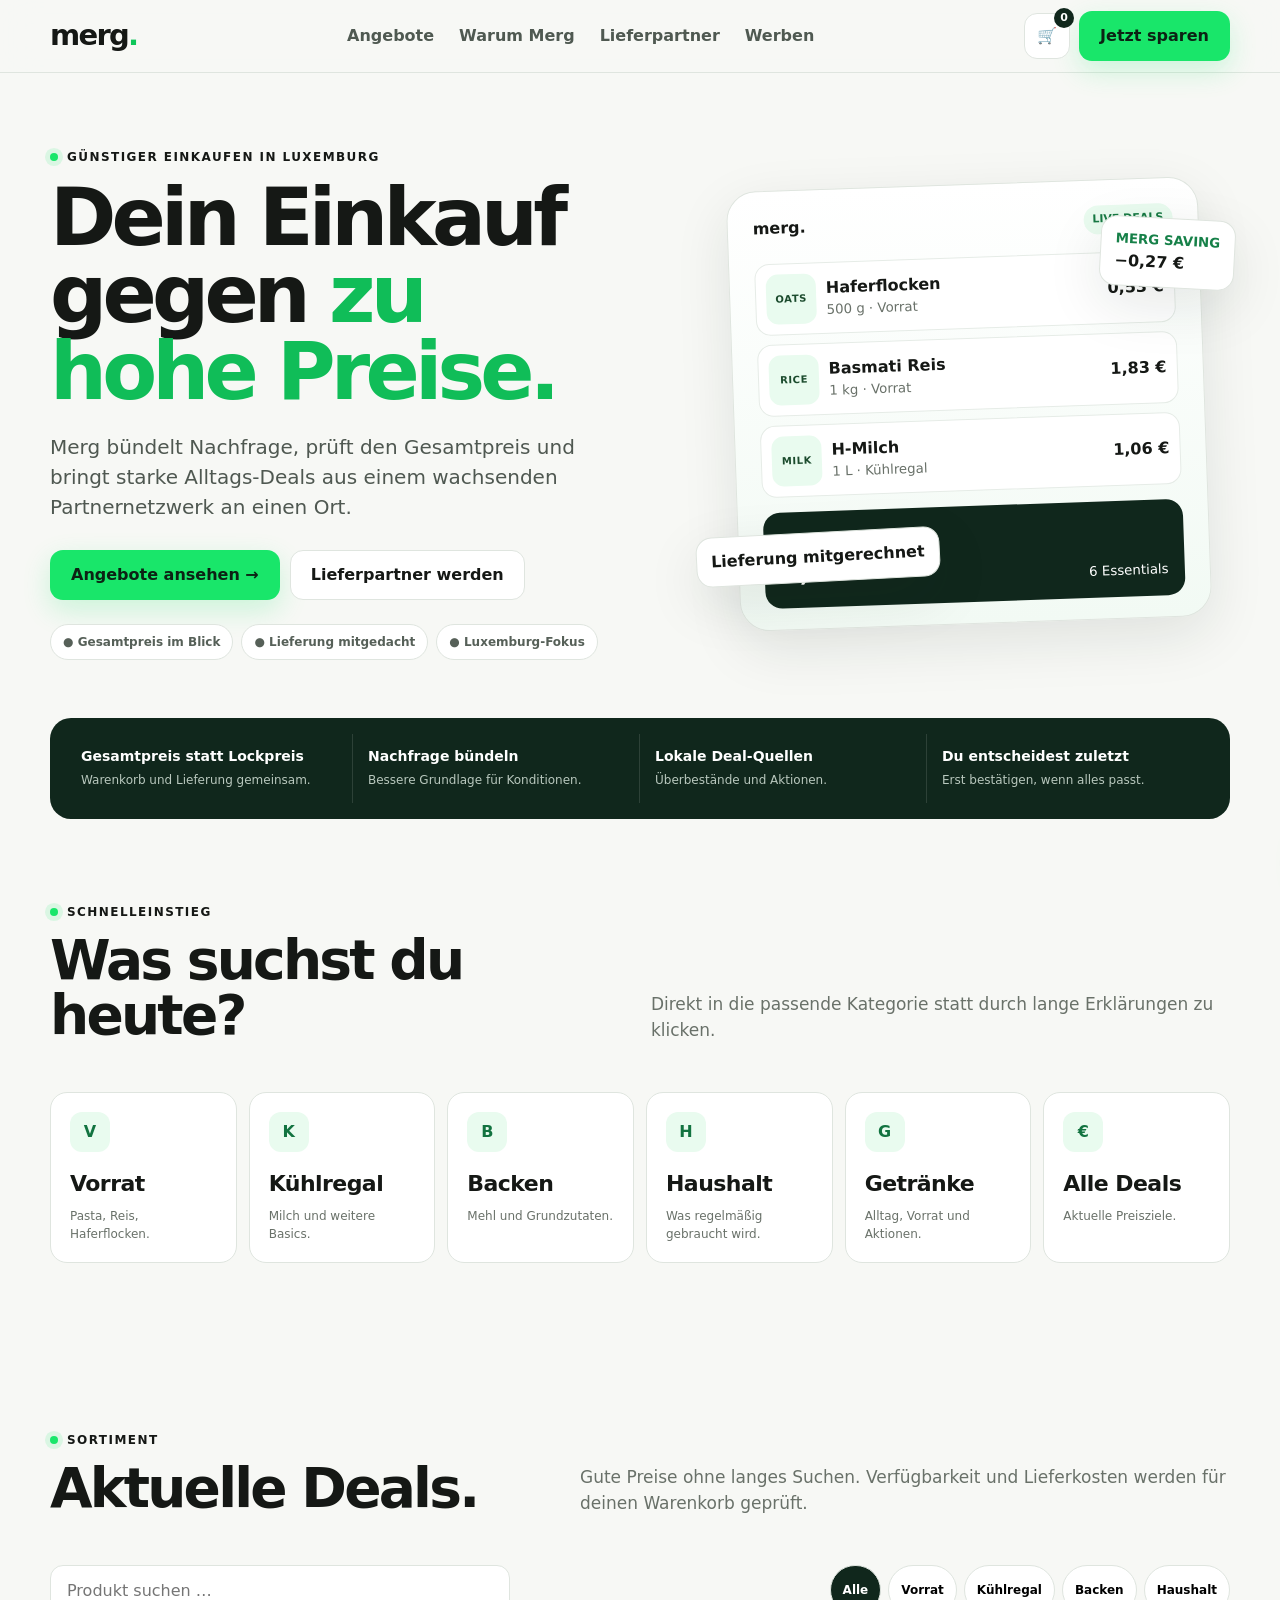
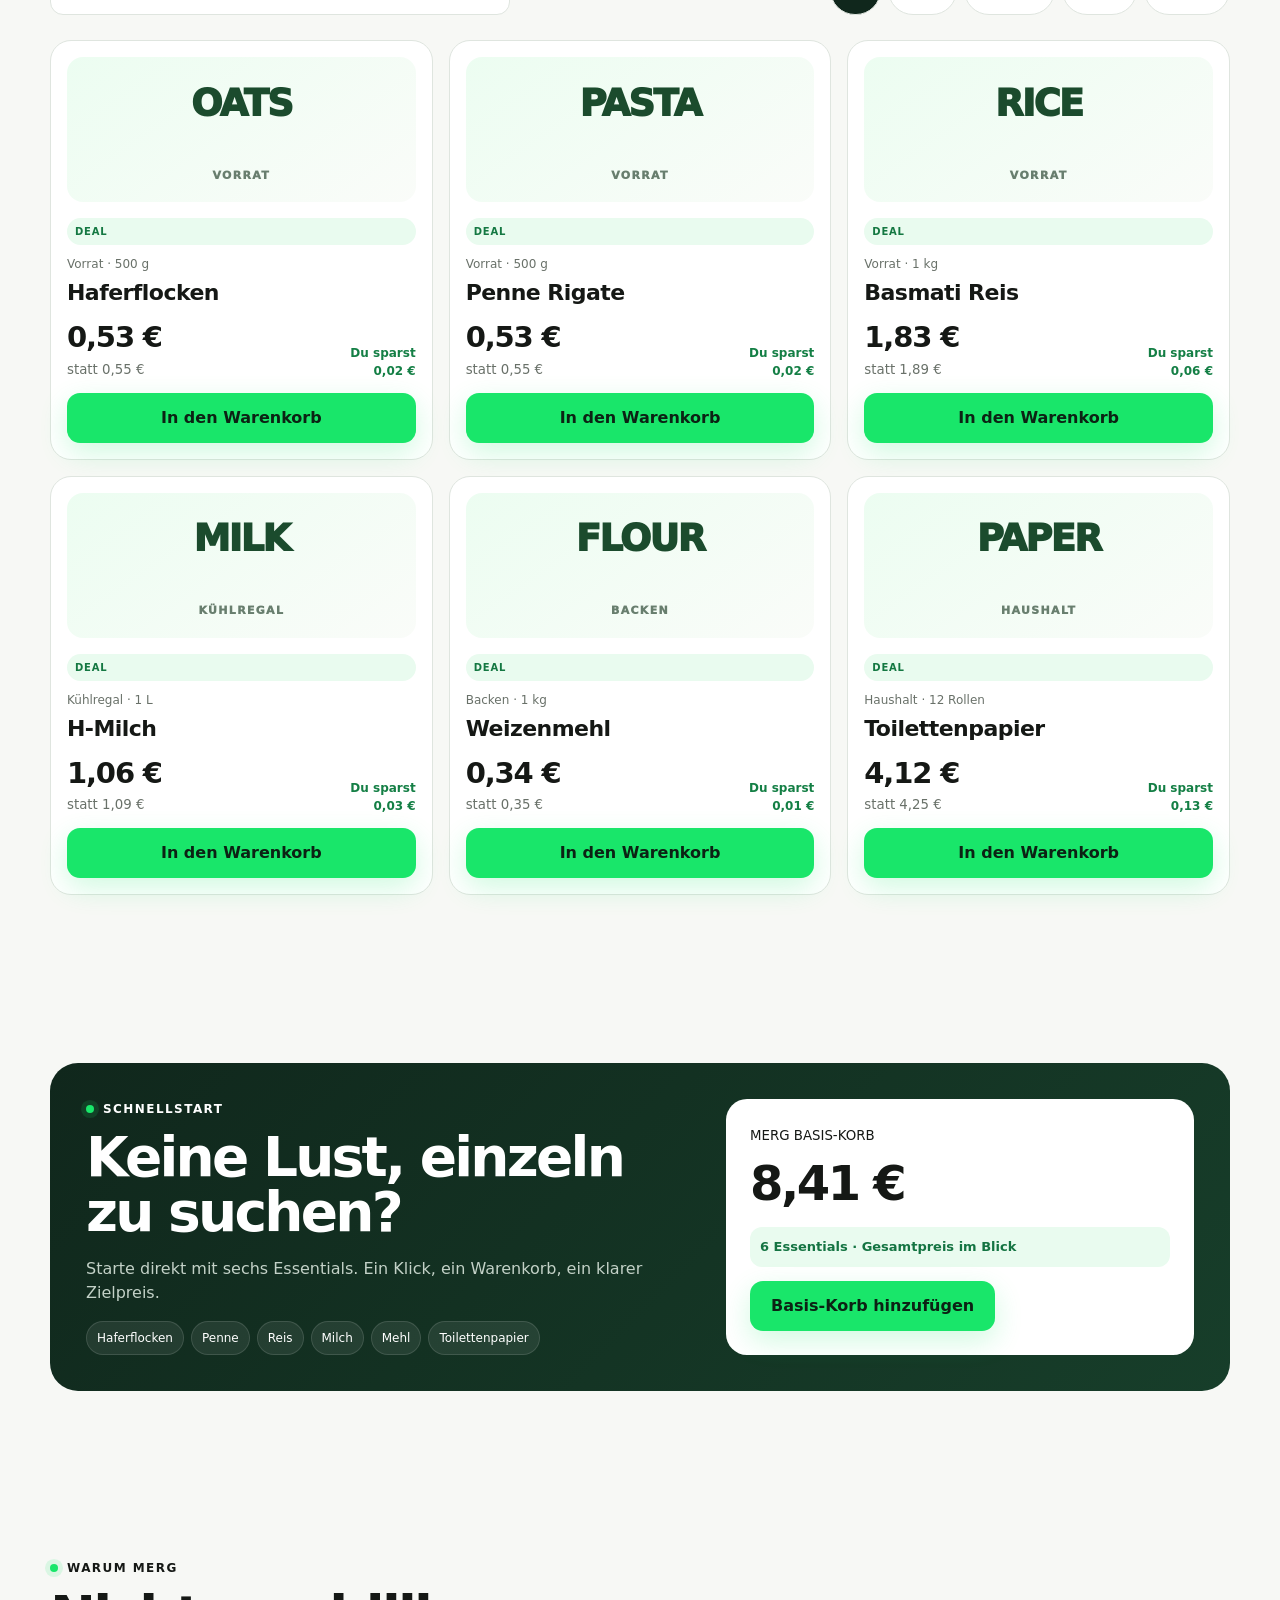
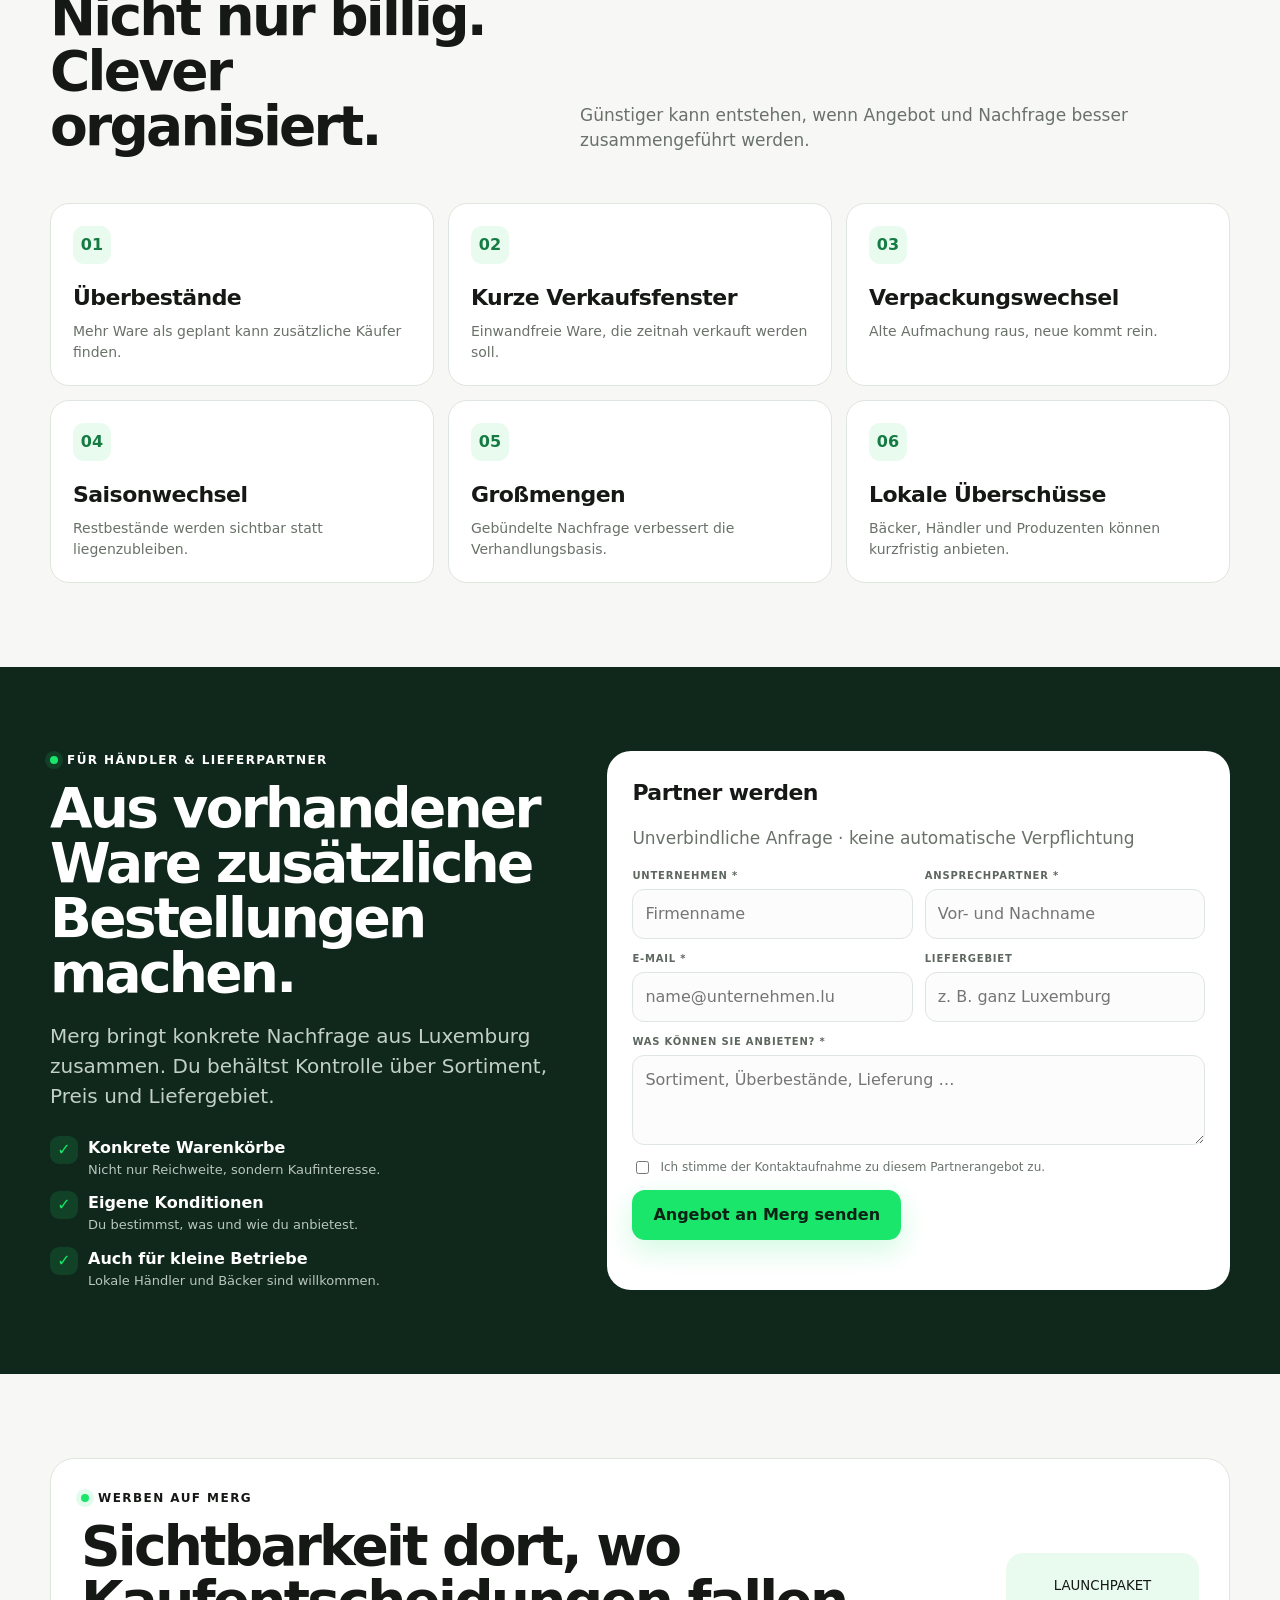
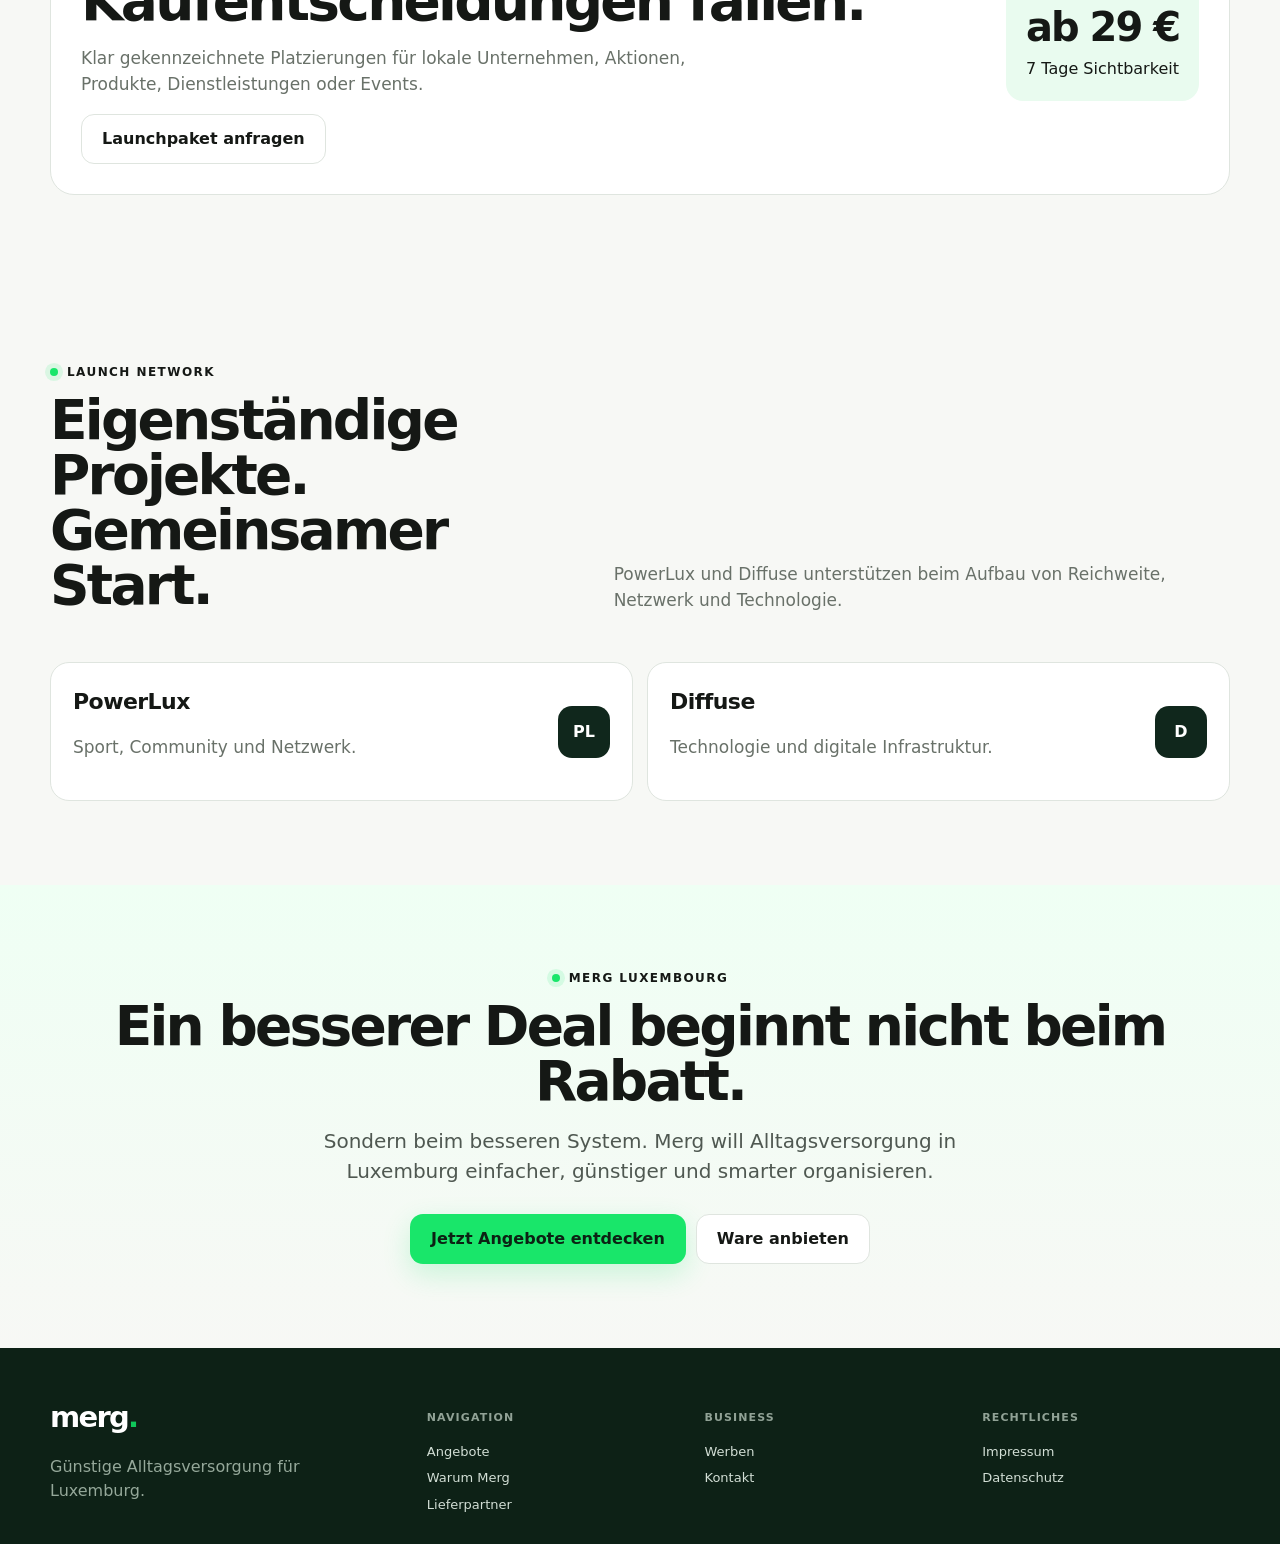
<file: merg-preview/index.html>
<!doctype html>
<html lang="de">
<head>
<meta charset="utf-8"><meta name="viewport" content="width=device-width,initial-scale=1"><title>Merg Luxembourg – smarter einkaufen</title>
<style>
:root{--bg:#f7f8f5;--card:#fff;--ink:#151815;--muted:#697169;--g:#19e66a;--dg:#10271c;--soft:#e9fbef;--line:#dfe5df;--shadow:0 18px 55px rgba(16,39,28,.1)}*{box-sizing:border-box}html{scroll-behavior:smooth}body{margin:0;background:var(--bg);color:var(--ink);font-family:Inter,system-ui,-apple-system,"Segoe UI",sans-serif;line-height:1.5}a{color:inherit;text-decoration:none}button,input,textarea{font:inherit}.wrap{width:min(1180px,calc(100% - 36px));margin:auto}.nav{position:sticky;top:0;z-index:10;background:rgba(247,248,245,.9);backdrop-filter:blur(18px);border-bottom:1px solid var(--line)}nav{height:72px;display:flex;align-items:center;justify-content:space-between}.logo{font-size:29px;font-weight:900;letter-spacing:-.06em}.logo i{font-style:normal;color:#0fc75a}.links{display:flex;gap:25px;color:#4f5951;font-weight:650}.actions{display:flex;gap:9px;align-items:center}.btn{border:1px solid transparent;min-height:50px;padding:0 20px;border-radius:13px;font-weight:800;cursor:pointer;display:inline-flex;align-items:center;justify-content:center;transition:.2s}.btn:hover{transform:translateY(-2px)}.primary{background:var(--g);color:#0c2214;box-shadow:0 10px 28px rgba(25,230,106,.2)}.secondary{background:#fff;border-color:var(--line)}.cart{width:46px;height:46px;border-radius:13px;background:#fff;border:1px solid var(--line);position:relative;cursor:pointer}.count{position:absolute;right:-5px;top:-6px;background:var(--dg);color:#fff;border-radius:30px;min-width:20px;height:20px;font-size:11px;display:grid;place-items:center;font-weight:800}.hero{padding:75px 0 40px}.heroGrid{display:grid;grid-template-columns:1.06fr .94fr;gap:70px;align-items:center}.eyebrow{font-size:12px;font-weight:850;letter-spacing:.12em;text-transform:uppercase;display:flex;align-items:center;gap:9px}.eyebrow:before{content:"";width:8px;height:8px;border-radius:50%;background:var(--g);box-shadow:0 0 0 5px rgba(25,230,106,.13)}h1{font-size:clamp(50px,6.5vw,80px);line-height:.96;letter-spacing:-.06em;margin:14px 0 22px}h1 em{font-style:normal;color:#10bd58}h2{font-size:clamp(37px,4.5vw,55px);line-height:1;letter-spacing:-.05em;margin:12px 0 17px}h3{font-size:22px;letter-spacing:-.025em;margin:0 0 7px}.lead{font-size:20px;color:#4f5851;max-width:650px}.heroBtns{display:flex;gap:10px;flex-wrap:wrap;margin-top:28px}.pills{display:flex;gap:8px;flex-wrap:wrap;margin-top:24px}.pill{background:#fff;border:1px solid var(--line);border-radius:30px;padding:8px 12px;font-size:12px;font-weight:750;color:#566058}.visual{min-height:480px;position:relative}.basket{position:absolute;inset:20px 25px;background:linear-gradient(180deg,#fff,#f2faf4);border:1px solid var(--line);border-radius:30px;padding:25px;box-shadow:var(--shadow);transform:rotate(-2deg)}.basketTop{display:flex;justify-content:space-between;margin-bottom:18px;font-weight:900}.live{background:var(--soft);color:#177943;border-radius:30px;padding:6px 9px;font-size:11px}.item{display:grid;grid-template-columns:50px 1fr auto;gap:10px;align-items:center;background:#fff;border:1px solid #e6ece7;border-radius:15px;padding:10px;margin:9px 0}.thumb{height:50px;border-radius:12px;background:var(--soft);display:grid;place-items:center;font-size:10px;font-weight:900;letter-spacing:.06em;color:#1b4b2d}.item small{display:block;color:var(--muted)}.sum{margin-top:15px;background:var(--dg);color:#fff;border-radius:17px;padding:16px;display:flex;justify-content:space-between;align-items:end}.sum strong{font-size:27px}.float{position:absolute;background:#fff;border:1px solid var(--line);border-radius:16px;padding:12px 14px;box-shadow:var(--shadow);z-index:2;font-weight:800}.save{right:-5px;top:54px;transform:rotate(3deg)}.save small{display:block;color:#168048;text-transform:uppercase}.delivery{left:-12px;bottom:62px;transform:rotate(-3deg)}.strip{background:var(--dg);color:#fff;border-radius:21px;display:grid;grid-template-columns:repeat(4,1fr);padding:16px;margin-top:18px}.strip div{padding:12px 15px;border-right:1px solid rgba(255,255,255,.12)}.strip div:last-child{border:0}.strip b{display:block;font-size:14px}.strip span{color:#b9c8be;font-size:12px}.section{padding:84px 0}.head{display:flex;justify-content:space-between;align-items:end;gap:30px;margin-bottom:32px}.sub{max-width:650px;color:var(--muted);font-size:17px}.cats{display:grid;grid-template-columns:repeat(6,1fr);gap:12px}.cat{background:#fff;border:1px solid var(--line);border-radius:17px;padding:19px;min-height:130px;transition:.2s}.cat:hover,.product:hover{transform:translateY(-3px);box-shadow:0 12px 32px rgba(16,39,28,.08);border-color:#afe2bd}.icon{width:40px;height:40px;background:var(--soft);border-radius:12px;display:grid;place-items:center;margin-bottom:15px;color:#127340;font-weight:900}.cat p{font-size:12px;color:var(--muted);margin:0}.toolbar{display:flex;justify-content:space-between;gap:14px;margin:25px 0}.search{flex:1;max-width:460px;height:50px;border:1px solid var(--line);border-radius:13px;background:#fff;padding:0 16px;outline:none}.filters{display:flex;gap:7px}.filter{background:#fff;border:1px solid var(--line);border-radius:30px;padding:9px 12px;font-size:12px;font-weight:800;cursor:pointer}.filter.on{background:var(--dg);color:#fff}.products{display:grid;grid-template-columns:repeat(3,1fr);gap:16px}.product{background:#fff;border:1px solid var(--line);border-radius:21px;padding:16px;transition:.2s;display:flex;flex-direction:column}.art{height:145px;border-radius:16px;background:linear-gradient(145deg,#ecfdf1,#fafcf9);display:grid;place-items:center;margin-bottom:16px;font-size:37px;font-weight:950;letter-spacing:-.05em;color:#1b4b2d}.art small{display:block;font-size:11px;letter-spacing:.12em;text-transform:uppercase;text-align:center;color:#687e6e}.badge{display:inline-block;background:var(--soft);color:#147842;border-radius:30px;padding:6px 8px;font-size:10px;font-weight:900;letter-spacing:.08em}.meta{font-size:12px;color:var(--muted);margin:10px 0 3px}.price{margin-top:auto;display:flex;justify-content:space-between;align-items:end}.price strong{font-size:29px;letter-spacing:-.04em}.price small{display:block;color:var(--muted)}.saving{color:#147f45;font-size:12px;font-weight:850;text-align:right}.add{width:100%;margin-top:13px}.base{background:linear-gradient(135deg,var(--dg),#173e2a);color:#fff;border-radius:28px;padding:36px;display:grid;grid-template-columns:1fr .78fr;gap:40px;align-items:center}.base p{color:#c3d1c7}.tags{display:flex;flex-wrap:wrap;gap:7px}.tag{background:rgba(255,255,255,.08);border:1px solid rgba(255,255,255,.12);border-radius:30px;padding:7px 10px;font-size:12px}.basePrice{background:#fff;color:var(--ink);border-radius:21px;padding:24px}.basePrice strong{font-size:48px;display:block;letter-spacing:-.05em}.basePrice div{background:var(--soft);color:#147442;border-radius:12px;padding:10px;margin:8px 0 14px;font-weight:800;font-size:13px}.reasons{display:grid;grid-template-columns:repeat(3,1fr);gap:14px}.reason{background:#fff;border:1px solid var(--line);border-radius:19px;padding:22px}.n{width:38px;height:38px;border-radius:11px;background:var(--soft);display:grid;place-items:center;color:#157b43;font-weight:900;margin-bottom:17px}.reason p{color:var(--muted);margin:0;font-size:14px}.partner{background:var(--dg);color:#fff}.partnerGrid{display:grid;grid-template-columns:.9fr 1.1fr;gap:48px}.partner .lead{color:#c2d0c6}.benefits{display:grid;gap:12px;margin-top:25px}.benefit{display:grid;grid-template-columns:28px 1fr;gap:10px}.check{width:28px;height:28px;border-radius:9px;background:rgba(25,230,106,.14);display:grid;place-items:center;color:var(--g);font-weight:900}.benefit span{display:block;color:#b9c7bd;font-size:13px}.form{background:#fff;color:var(--ink);border-radius:24px;padding:25px}.grid2{display:grid;grid-template-columns:1fr 1fr;gap:12px}.field{display:grid;gap:6px}.field.full{grid-column:1/-1}.field label{font-size:10px;font-weight:900;letter-spacing:.08em;color:#5e675f}.field input,.field textarea{border:1px solid var(--line);border-radius:12px;padding:12px;background:#fbfcfb;outline:none}.field textarea{min-height:90px;resize:vertical}.consent{font-size:12px;color:#6a736c;display:flex;gap:8px;margin:13px 0}.ad{display:grid;grid-template-columns:1fr auto;gap:30px;align-items:center;background:#fff;border:1px solid var(--line);border-radius:24px;padding:30px}.adPrice{background:var(--soft);border-radius:17px;padding:20px;text-align:center;min-width:190px}.adPrice strong{display:block;font-size:40px;letter-spacing:-.05em}.network{display:grid;grid-template-columns:1fr 1fr;gap:14px}.network article{background:#fff;border:1px solid var(--line);border-radius:19px;padding:22px;display:flex;justify-content:space-between;align-items:center}.networkLogo{width:52px;height:52px;border-radius:14px;background:var(--dg);color:#fff;display:grid;place-items:center;font-weight:900}.final{text-align:center;background:linear-gradient(180deg,#effff4,var(--bg))}.final .lead{margin:auto}.footer{background:#0d2116;color:#fff;padding:48px 0 23px}.foot{display:grid;grid-template-columns:1.4fr repeat(3,1fr);gap:30px}.foot h4{font-size:11px;letter-spacing:.1em;color:#91a296;text-transform:uppercase}.foot a{display:block;margin:7px 0;color:#d2ded5;font-size:13px}.foot p{color:#95a89a}.drawer{position:fixed;inset:0;z-index:20;pointer-events:none}.overlay{position:absolute;inset:0;background:rgba(5,15,8,.38);opacity:0;transition:.2s}.panel{position:absolute;right:0;top:0;height:100%;width:min(440px,100%);background:#fff;transform:translateX(100%);transition:.25s;padding:22px;display:flex;flex-direction:column}.drawer.open{pointer-events:auto}.drawer.open .overlay{opacity:1}.drawer.open .panel{transform:none}.drawerHead{display:flex;justify-content:space-between;align-items:center;border-bottom:1px solid var(--line);padding-bottom:13px}.close{border:1px solid var(--line);background:#fff;width:40px;height:40px;border-radius:11px;font-size:23px}.cartItems{flex:1;overflow:auto;padding:15px 0}.cartRow{display:grid;grid-template-columns:1fr auto;gap:10px;border:1px solid var(--line);padding:12px;border-radius:13px;margin-bottom:9px}.cartRow small{display:block;color:var(--muted)}.cartBottom{border-top:1px solid var(--line);padding-top:15px}.total{display:flex;justify-content:space-between;font-size:20px;font-weight:900}.cartSave{background:var(--soft);color:#147540;border-radius:12px;padding:10px;margin:10px 0;font-weight:800}.toast{position:fixed;right:20px;bottom:20px;background:var(--dg);color:#fff;border-radius:14px;padding:13px 15px;box-shadow:var(--shadow);transform:translateY(120px);opacity:0;transition:.25s;z-index:30}.toast.show{transform:none;opacity:1}.mobileMenu{display:none}
@media(max-width:950px){.links{display:none}.heroGrid,.base,.partnerGrid{grid-template-columns:1fr}.visual{max-width:650px;width:100%;margin:auto}.strip{grid-template-columns:1fr 1fr}.cats{grid-template-columns:repeat(3,1fr)}.products{grid-template-columns:1fr 1fr}.reasons{grid-template-columns:1fr 1fr}.foot{grid-template-columns:1fr 1fr}.foot>div:first-child{grid-column:1/-1}}
@media(max-width:650px){.wrap{width:calc(100% - 28px)}nav{height:66px}.actions>.primary{display:none}.hero{padding-top:48px}.heroGrid{gap:20px}.visual{min-height:400px}.basket{inset:15px 5px}.save{right:-3px}.delivery{left:-2px;bottom:35px}.strip{grid-template-columns:1fr}.strip div{border-right:0;border-bottom:1px solid rgba(255,255,255,.12)}.section{padding:62px 0}.head{display:block}.cats{grid-template-columns:1fr 1fr}.toolbar{display:block}.filters{overflow:auto;margin-top:10px}.products,.reasons,.network{grid-template-columns:1fr}.base{padding:25px 20px}.grid2{grid-template-columns:1fr}.field.full{grid-column:auto}.ad{grid-template-columns:1fr}.foot{grid-template-columns:1fr 1fr}.hero h1{font-size:49px}.links{display:none}}
</style>
</head>
<body>
<div class="nav"><div class="wrap"><nav><a class="logo" href="#top">merg<i>.</i></a><div class="links"><a href="#deals">Angebote</a><a href="#warum">Warum Merg</a><a href="#partner">Lieferpartner</a><a href="#werben">Werben</a></div><div class="actions"><button class="cart" id="cartBtn">🛒<span class="count" id="count">0</span></button><a class="btn primary" href="#deals">Jetzt sparen</a></div></nav></div></div>
<main id="top">
<section class="hero"><div class="wrap heroGrid"><div><div class="eyebrow">Günstiger einkaufen in Luxemburg</div><h1>Dein Einkauf gegen <em>zu hohe Preise.</em></h1><p class="lead">Merg bündelt Nachfrage, prüft den Gesamtpreis und bringt starke Alltags-Deals aus einem wachsenden Partnernetzwerk an einen Ort.</p><div class="heroBtns"><a class="btn primary" href="#deals">Angebote ansehen →</a><a class="btn secondary" href="#partner">Lieferpartner werden</a></div><div class="pills"><span class="pill">● Gesamtpreis im Blick</span><span class="pill">● Lieferung mitgedacht</span><span class="pill">● Luxemburg-Fokus</span></div></div><div class="visual"><div class="basket"><div class="basketTop"><span>merg.</span><span class="live">LIVE DEALS</span></div><div class="item"><div class="thumb">OATS</div><div><b>Haferflocken</b><small>500 g · Vorrat</small></div><b>0,53 €</b></div><div class="item"><div class="thumb">RICE</div><div><b>Basmati Reis</b><small>1 kg · Vorrat</small></div><b>1,83 €</b></div><div class="item"><div class="thumb">MILK</div><div><b>H-Milch</b><small>1 L · Kühlregal</small></div><b>1,06 €</b></div><div class="sum"><div><small>Basis-Korb</small><br><strong>8,41 €</strong></div><small>6 Essentials</small></div></div><div class="float save"><small>Merg Saving</small>−0,27 €</div><div class="float delivery">Lieferung mitgerechnet</div></div></div></section>
<div class="wrap"><div class="strip"><div><b>Gesamtpreis statt Lockpreis</b><span>Warenkorb und Lieferung gemeinsam.</span></div><div><b>Nachfrage bündeln</b><span>Bessere Grundlage für Konditionen.</span></div><div><b>Lokale Deal-Quellen</b><span>Überbestände und Aktionen.</span></div><div><b>Du entscheidest zuletzt</b><span>Erst bestätigen, wenn alles passt.</span></div></div></div>
<section class="section"><div class="wrap"><div class="head"><div><div class="eyebrow">Schnelleinstieg</div><h2>Was suchst du heute?</h2></div><p class="sub">Direkt in die passende Kategorie statt durch lange Erklärungen zu klicken.</p></div><div class="cats"><a class="cat" href="#deals"><div class="icon">V</div><h3>Vorrat</h3><p>Pasta, Reis, Haferflocken.</p></a><a class="cat" href="#deals"><div class="icon">K</div><h3>Kühlregal</h3><p>Milch und weitere Basics.</p></a><a class="cat" href="#deals"><div class="icon">B</div><h3>Backen</h3><p>Mehl und Grundzutaten.</p></a><a class="cat" href="#deals"><div class="icon">H</div><h3>Haushalt</h3><p>Was regelmäßig gebraucht wird.</p></a><a class="cat" href="#deals"><div class="icon">G</div><h3>Getränke</h3><p>Alltag, Vorrat und Aktionen.</p></a><a class="cat" href="#deals"><div class="icon">€</div><h3>Alle Deals</h3><p>Aktuelle Preisziele.</p></a></div></div></section>
<section class="section" id="deals"><div class="wrap"><div class="head"><div><div class="eyebrow">Sortiment</div><h2>Aktuelle Deals.</h2></div><p class="sub">Gute Preise ohne langes Suchen. Verfügbarkeit und Lieferkosten werden für deinen Warenkorb geprüft.</p></div><div class="toolbar"><input class="search" id="search" placeholder="Produkt suchen …"><div class="filters"><button class="filter on" data-f="Alle">Alle</button><button class="filter" data-f="Vorrat">Vorrat</button><button class="filter" data-f="Kühlregal">Kühlregal</button><button class="filter" data-f="Backen">Backen</button><button class="filter" data-f="Haushalt">Haushalt</button></div></div><div class="products" id="products"></div></div></section>
<section class="section"><div class="wrap"><div class="base"><div><div class="eyebrow">Schnellstart</div><h2>Keine Lust, einzeln zu suchen?</h2><p>Starte direkt mit sechs Essentials. Ein Klick, ein Warenkorb, ein klarer Zielpreis.</p><div class="tags"><span class="tag">Haferflocken</span><span class="tag">Penne</span><span class="tag">Reis</span><span class="tag">Milch</span><span class="tag">Mehl</span><span class="tag">Toilettenpapier</span></div></div><div class="basePrice"><small>MERG BASIS-KORB</small><strong>8,41 €</strong><div>6 Essentials · Gesamtpreis im Blick</div><button class="btn primary" id="base">Basis-Korb hinzufügen</button></div></div></div></section>
<section class="section" id="warum"><div class="wrap"><div class="head"><div><div class="eyebrow">Warum Merg</div><h2>Nicht nur billig.<br>Clever organisiert.</h2></div><p class="sub">Günstiger kann entstehen, wenn Angebot und Nachfrage besser zusammengeführt werden.</p></div><div class="reasons"><article class="reason"><div class="n">01</div><h3>Überbestände</h3><p>Mehr Ware als geplant kann zusätzliche Käufer finden.</p></article><article class="reason"><div class="n">02</div><h3>Kurze Verkaufsfenster</h3><p>Einwandfreie Ware, die zeitnah verkauft werden soll.</p></article><article class="reason"><div class="n">03</div><h3>Verpackungswechsel</h3><p>Alte Aufmachung raus, neue kommt rein.</p></article><article class="reason"><div class="n">04</div><h3>Saisonwechsel</h3><p>Restbestände werden sichtbar statt liegenzubleiben.</p></article><article class="reason"><div class="n">05</div><h3>Großmengen</h3><p>Gebündelte Nachfrage verbessert die Verhandlungsbasis.</p></article><article class="reason"><div class="n">06</div><h3>Lokale Überschüsse</h3><p>Bäcker, Händler und Produzenten können kurzfristig anbieten.</p></article></div></div></section>
<section class="section partner" id="partner"><div class="wrap partnerGrid"><div><div class="eyebrow">Für Händler & Lieferpartner</div><h2>Aus vorhandener Ware zusätzliche Bestellungen machen.</h2><p class="lead">Merg bringt konkrete Nachfrage aus Luxemburg zusammen. Du behältst Kontrolle über Sortiment, Preis und Liefergebiet.</p><div class="benefits"><div class="benefit"><div class="check">✓</div><div><b>Konkrete Warenkörbe</b><span>Nicht nur Reichweite, sondern Kaufinteresse.</span></div></div><div class="benefit"><div class="check">✓</div><div><b>Eigene Konditionen</b><span>Du bestimmst, was und wie du anbietest.</span></div></div><div class="benefit"><div class="check">✓</div><div><b>Auch für kleine Betriebe</b><span>Lokale Händler und Bäcker sind willkommen.</span></div></div></div></div><form class="form" id="partnerForm"><h3>Partner werden</h3><p class="sub">Unverbindliche Anfrage · keine automatische Verpflichtung</p><div class="grid2"><div class="field"><label>UNTERNEHMEN *</label><input name="company" required placeholder="Firmenname"></div><div class="field"><label>ANSPRECHPARTNER *</label><input name="name" required placeholder="Vor- und Nachname"></div><div class="field"><label>E-MAIL *</label><input type="email" name="email" required placeholder="name@unternehmen.lu"></div><div class="field"><label>LIEFERGEBIET</label><input name="area" placeholder="z. B. ganz Luxemburg"></div><div class="field full"><label>WAS KÖNNEN SIE ANBIETEN? *</label><textarea name="offer" required placeholder="Sortiment, Überbestände, Lieferung …"></textarea></div></div><label class="consent"><input type="checkbox" required> Ich stimme der Kontaktaufnahme zu diesem Partnerangebot zu.</label><button class="btn primary" type="submit">Angebot an Merg senden</button></form></div></section>
<section class="section" id="werben"><div class="wrap"><div class="ad"><div><div class="eyebrow">Werben auf Merg</div><h2>Sichtbarkeit dort, wo Kaufentscheidungen fallen.</h2><p class="sub">Klar gekennzeichnete Platzierungen für lokale Unternehmen, Aktionen, Produkte, Dienstleistungen oder Events.</p><a class="btn secondary" href="mailto:contact@merg.lu?subject=Merg%20Launchpaket">Launchpaket anfragen</a></div><div class="adPrice"><small>LAUNCHPAKET</small><strong>ab 29 €</strong><span>7 Tage Sichtbarkeit</span></div></div></div></section>
<section class="section"><div class="wrap"><div class="head"><div><div class="eyebrow">Launch Network</div><h2>Eigenständige Projekte.<br>Gemeinsamer Start.</h2></div><p class="sub">PowerLux und Diffuse unterstützen beim Aufbau von Reichweite, Netzwerk und Technologie.</p></div><div class="network"><article><div><h3>PowerLux</h3><p class="sub">Sport, Community und Netzwerk.</p></div><div class="networkLogo">PL</div></article><article><div><h3>Diffuse</h3><p class="sub">Technologie und digitale Infrastruktur.</p></div><div class="networkLogo">D</div></article></div></div></section>
<section class="section final"><div class="wrap"><div class="eyebrow" style="justify-content:center">Merg Luxembourg</div><h2>Ein besserer Deal beginnt nicht beim Rabatt.</h2><p class="lead">Sondern beim besseren System. Merg will Alltagsversorgung in Luxemburg einfacher, günstiger und smarter organisieren.</p><div class="heroBtns" style="justify-content:center"><a class="btn primary" href="#deals">Jetzt Angebote entdecken</a><a class="btn secondary" href="#partner">Ware anbieten</a></div></div></section>
</main>
<footer class="footer"><div class="wrap foot"><div><div class="logo">merg<i>.</i></div><p>Günstige Alltagsversorgung für Luxemburg.</p></div><div><h4>Navigation</h4><a href="#deals">Angebote</a><a href="#warum">Warum Merg</a><a href="#partner">Lieferpartner</a></div><div><h4>Business</h4><a href="#werben">Werben</a><a href="mailto:contact@merg.lu">Kontakt</a></div><div><h4>Rechtliches</h4><a href="#">Impressum</a><a href="#">Datenschutz</a></div></div></footer>
<div class="drawer" id="drawer"><div class="overlay" id="overlay"></div><aside class="panel"><div class="drawerHead"><h3>Dein Warenkorb</h3><button class="close" id="close">×</button></div><div class="cartItems" id="cartItems"></div><div class="cartBottom"><div class="cartSave" id="cartSave">Merg Saving: 0,00 €</div><div class="total"><span>Zielpreis</span><span id="total">0,00 €</span></div><a class="btn primary" id="request" style="width:100%;margin-top:13px" href="mailto:contact@merg.lu">Lieferangebot anfragen</a></div></aside></div><div class="toast" id="toast">✓ Zum Warenkorb hinzugefügt</div>
<script>
const P=[{id:'oats',n:'Haferflocken',s:'500 g',c:'Vorrat',p:.53,r:.55,k:'OATS'},{id:'penne',n:'Penne Rigate',s:'500 g',c:'Vorrat',p:.53,r:.55,k:'PASTA'},{id:'rice',n:'Basmati Reis',s:'1 kg',c:'Vorrat',p:1.83,r:1.89,k:'RICE'},{id:'milk',n:'H-Milch',s:'1 L',c:'Kühlregal',p:1.06,r:1.09,k:'MILK'},{id:'flour',n:'Weizenmehl',s:'1 kg',c:'Backen',p:.34,r:.35,k:'FLOUR'},{id:'paper',n:'Toilettenpapier',s:'12 Rollen',c:'Haushalt',p:4.12,r:4.25,k:'PAPER'}];let C={},F='Alle';try{C=JSON.parse(localStorage.getItem('merg-cart')||'{}')}catch(e){}const eur=n=>n.toLocaleString('de-DE',{style:'currency',currency:'EUR'});function list(){const q=document.querySelector('#search').value.toLowerCase();return P.filter(x=>(F==='Alle'||x.c===F)&&(!q||(x.n+' '+x.c).toLowerCase().includes(q)))}function render(){document.querySelector('#products').innerHTML=list().map(x=>`<article class="product"><div class="art">${x.k}<small>${x.c}</small></div><span class="badge">DEAL</span><div class="meta">${x.c} · ${x.s}</div><h3>${x.n}</h3><div class="price"><div><strong>${eur(x.p)}</strong><small>statt ${eur(x.r)}</small></div><div class="saving">Du sparst<br>${eur(x.r-x.p)}</div></div><button class="btn primary add" data-id="${x.id}">In den Warenkorb</button></article>`).join('');document.querySelectorAll('.add').forEach(b=>b.onclick=()=>add(b.dataset.id))}function items(){return Object.entries(C).filter(x=>x[1]>0).map(([id,q])=>({x:P.find(p=>p.id===id),q})).filter(z=>z.x)}function save(){try{localStorage.setItem('merg-cart',JSON.stringify(C))}catch(e){}drawCart()}function add(id){C[id]=(C[id]||0)+1;save();const t=document.querySelector('#toast');t.classList.add('show');setTimeout(()=>t.classList.remove('show'),1800)}function drawCart(){const a=items(),qty=a.reduce((s,z)=>s+z.q,0),tot=a.reduce((s,z)=>s+z.x.p*z.q,0),ref=a.reduce((s,z)=>s+z.x.r*z.q,0);document.querySelector('#count').textContent=qty;document.querySelector('#total').textContent=eur(tot);document.querySelector('#cartSave').textContent='Merg Saving: '+eur(ref-tot);document.querySelector('#cartItems').innerHTML=a.length?a.map(z=>`<div class="cartRow"><div><b>${z.q}× ${z.x.n}</b><small>${z.x.s} · ${eur(z.x.p)}</small></div><b>${eur(z.x.p*z.q)}</b></div>`).join(''):'<p class="sub">Dein Warenkorb ist noch leer.</p>';const body=encodeURIComponent(a.map(z=>`${z.q}× ${z.x.n} – ${eur(z.x.p*z.q)}`).join('\n')+`\n\nZielpreis: ${eur(tot)}\nBitte Lieferung und Verfügbarkeit prüfen.`);document.querySelector('#request').href='mailto:contact@merg.lu?subject=Merg%20Lieferangebot&body='+body}document.querySelector('#search').oninput=render;document.querySelectorAll('.filter').forEach(b=>b.onclick=()=>{document.querySelectorAll('.filter').forEach(x=>x.classList.remove('on'));b.classList.add('on');F=b.dataset.f;render()});document.querySelector('#base').onclick=()=>{P.forEach(x=>C[x.id]=(C[x.id]||0)+1);save();const t=document.querySelector('#toast');t.textContent='✓ Basis-Korb hinzugefügt';t.classList.add('show');setTimeout(()=>t.classList.remove('show'),1800)};const d=document.querySelector('#drawer');document.querySelector('#cartBtn').onclick=()=>d.classList.add('open');document.querySelector('#close').onclick=document.querySelector('#overlay').onclick=()=>d.classList.remove('open');document.querySelector('#partnerForm').onsubmit=e=>{e.preventDefault();const f=new FormData(e.target),body=encodeURIComponent(`Unternehmen: ${f.get('company')}\nAnsprechpartner: ${f.get('name')}\nE-Mail: ${f.get('email')}\nLiefergebiet: ${f.get('area')}\n\nAngebot:\n${f.get('offer')}`);location.href='mailto:contact@merg.lu?subject='+encodeURIComponent('Merg Partneranfrage – '+f.get('company'))+'&body='+body};render();drawCart();
</script>
</body></html>
</file>
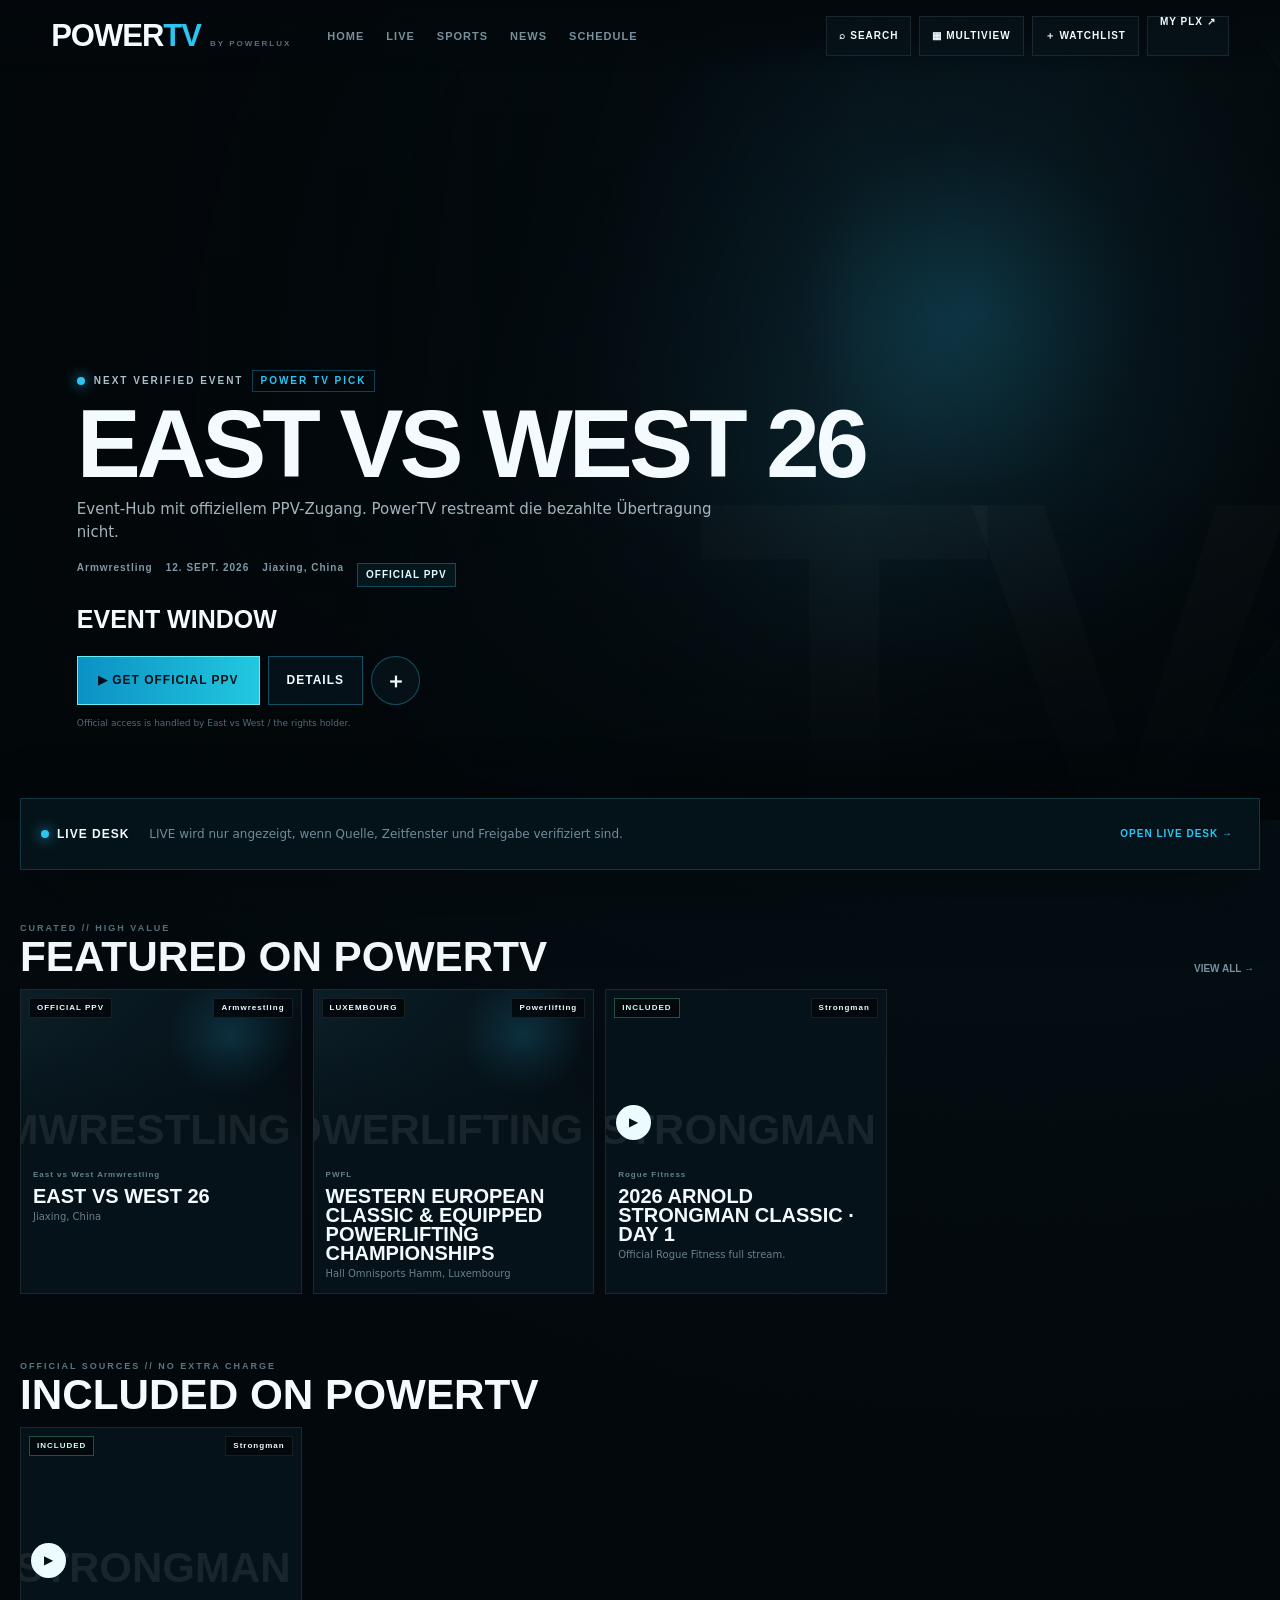
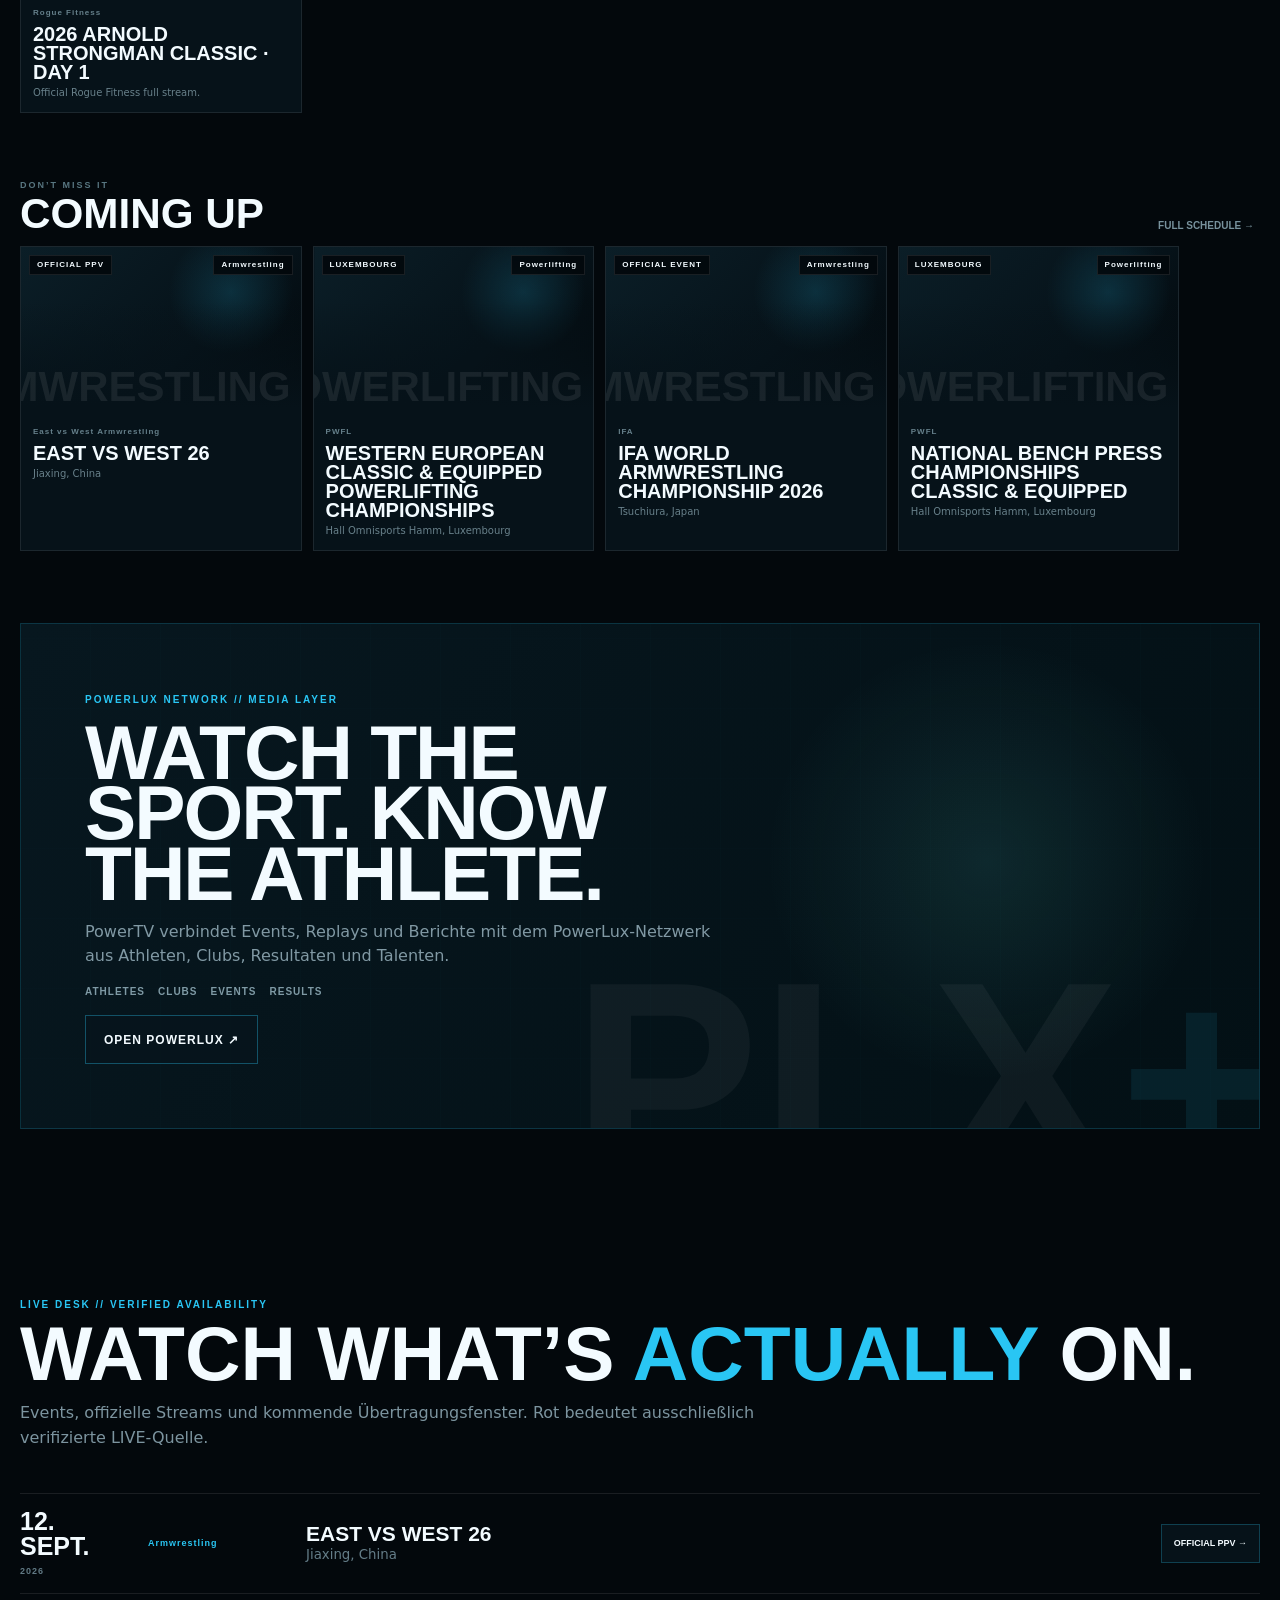
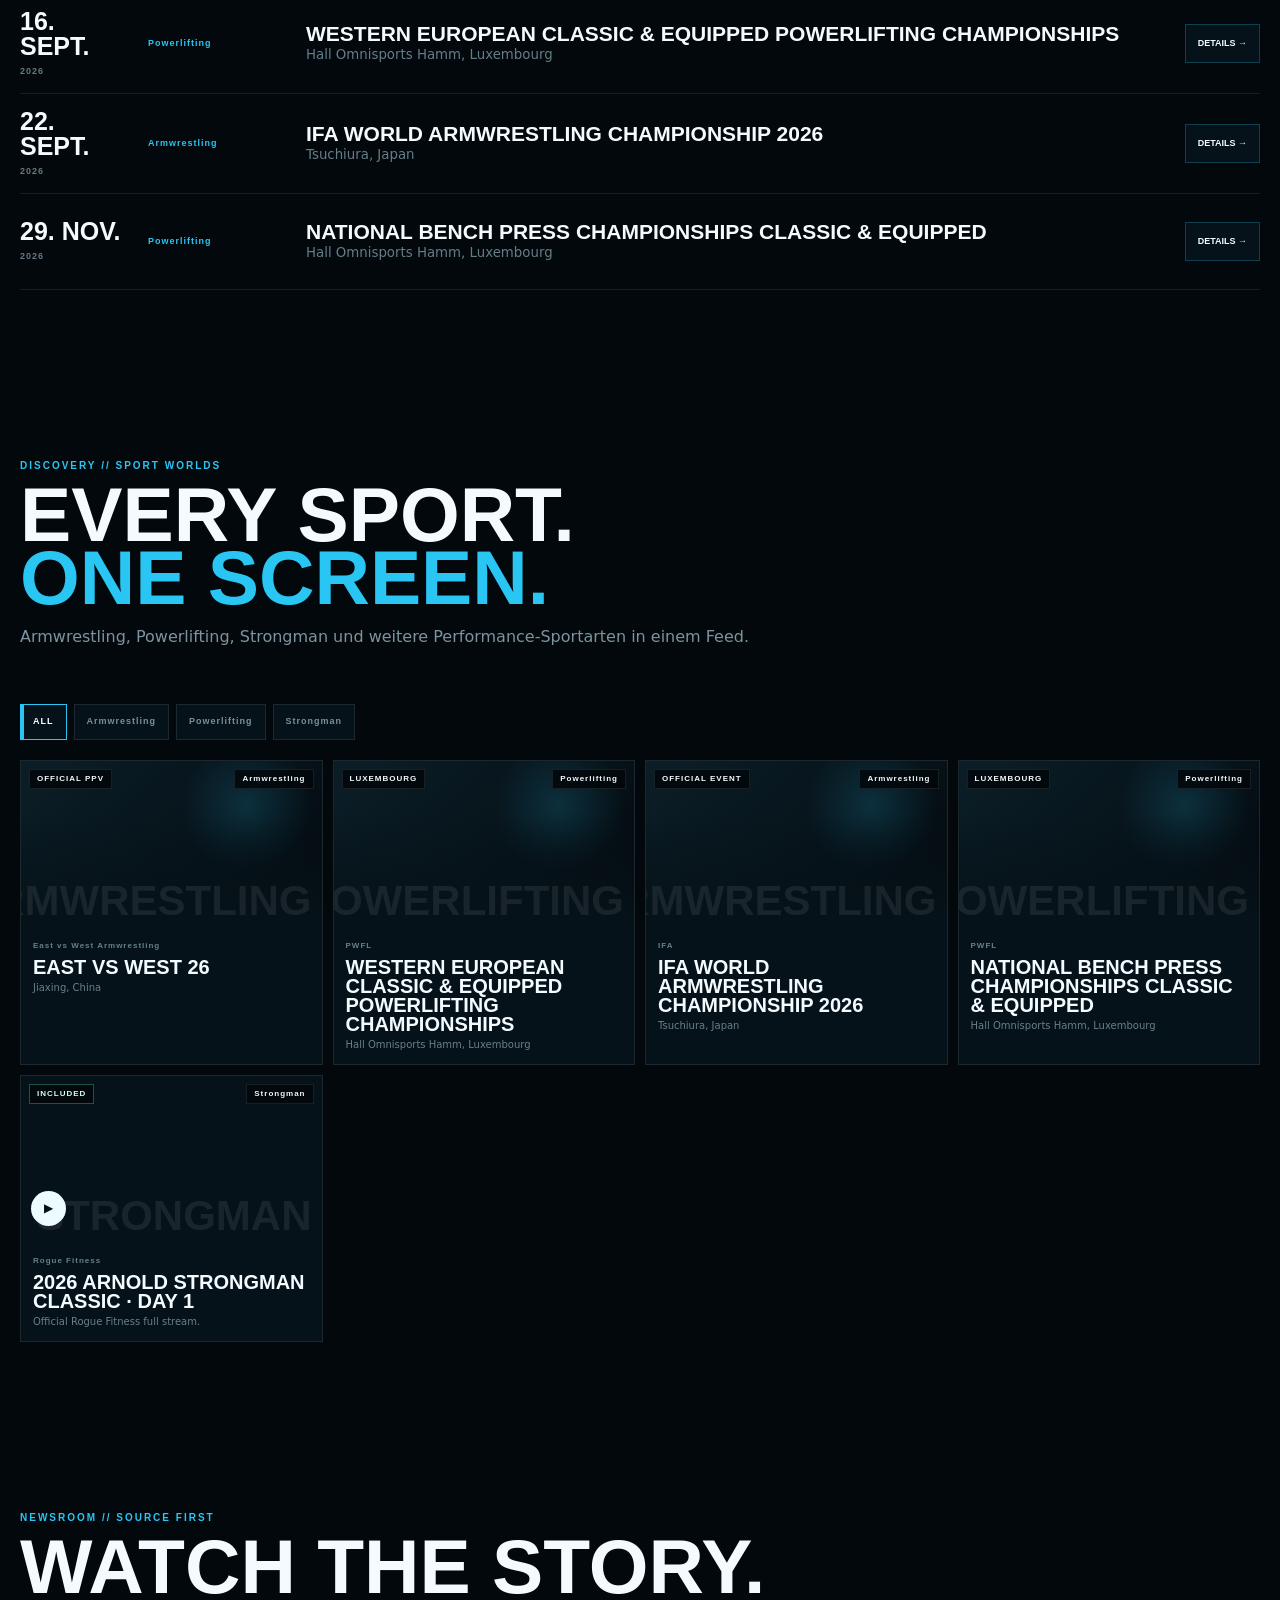
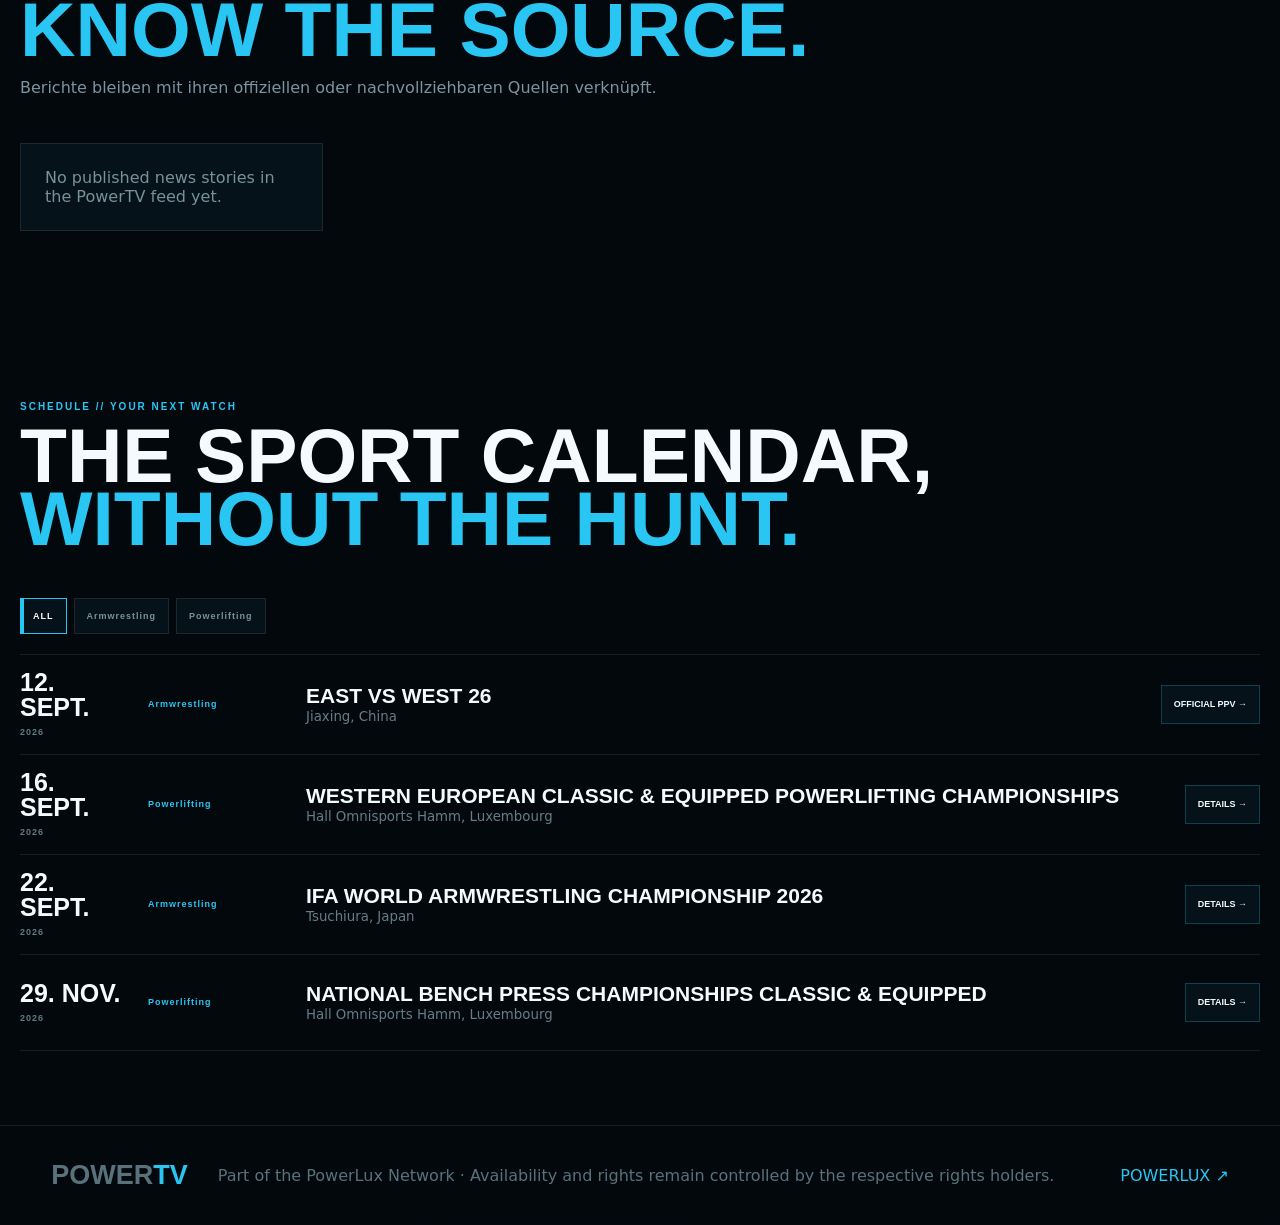
<file: powertv-vercel/index.html>
<!doctype html>
<html lang="de">
<head>
<meta charset="utf-8">
<meta name="viewport" content="width=device-width,initial-scale=1,viewport-fit=cover">
<meta name="theme-color" content="#03080c">
<meta name="description" content="PowerTV by PowerLux — Live Desk, Replays, Events, News und Sport-Discovery für Kraft-, Combat- und Nischensport.">
<title>PowerTV // by PowerLux</title>
<style>
:root{--bg:#03080c;--bg2:#06131a;--panel:#071720;--panel2:#0a202a;--line:rgba(71,218,255,.18);--line2:rgba(255,255,255,.09);--txt:#f3fbff;--muted:#7f98a4;--cyan:#29c6f4;--cyan2:#5ef0e7;--green:#52e0a8;--red:#ff4c61;--gold:#f4c86a;--shadow:0 22px 70px rgba(0,0,0,.35);--max:1520px;--r:18px;--display:Impact,"Arial Narrow",Arial,sans-serif;--body:Inter,ui-sans-serif,system-ui,-apple-system,BlinkMacSystemFont,"Segoe UI",Arial,sans-serif}
*{box-sizing:border-box}html{scroll-behavior:smooth;background:var(--bg)}body{margin:0;background:radial-gradient(circle at 80% 0,rgba(41,198,244,.08),transparent 24%),var(--bg);color:var(--txt);font-family:var(--body);overflow-x:hidden}a{color:inherit;text-decoration:none}button,input,select{font:inherit;color:inherit}button{cursor:pointer}.shell{width:min(var(--max),calc(100% - 40px));margin:auto}.noise{position:fixed;inset:0;pointer-events:none;z-index:-1;background:repeating-linear-gradient(0deg,rgba(255,255,255,.012) 0 1px,transparent 1px 4px)}
header{position:fixed;z-index:90;left:0;right:0;top:0;height:72px;display:flex;align-items:center;gap:26px;padding:0 clamp(16px,4vw,62px);background:linear-gradient(#03080cf7,#03080caa,transparent);transition:.2s}header.scrolled{background:#03080cf4;border-bottom:1px solid var(--line2);backdrop-filter:blur(16px)}.brand{display:flex;align-items:flex-end;gap:9px;white-space:nowrap}.brand b{font:900 31px/.8 var(--display);letter-spacing:-1px}.brand b span{color:var(--cyan)}.brand small{font:900 8px/1 var(--display);letter-spacing:2px;color:#55727f}.nav{display:flex;gap:2px}.nav button{border:0;background:none;padding:12px 10px;color:#78909b;font:900 11px/1 var(--display);letter-spacing:1px;text-transform:uppercase}.nav button:hover,.nav button.active{color:white}.head-actions{margin-left:auto;display:flex;gap:8px}.head-actions button,.plx{height:40px;border:1px solid var(--line2);background:#07131acc;padding:0 12px;font:900 10px/1 var(--display);letter-spacing:1px}.head-actions button:hover,.plx:hover{border-color:rgba(41,198,244,.55)}.mobile{display:none;width:43px!important;padding:0!important}
.hero{min-height:820px;height:88vh;max-height:930px;position:relative;display:flex;align-items:flex-end;overflow:hidden;background:#041017}.hero-art{position:absolute;inset:0;background:radial-gradient(circle at 76% 38%,rgba(41,198,244,.19),transparent 16%),radial-gradient(circle at 74% 40%,rgba(28,104,132,.28),transparent 34%),linear-gradient(118deg,#061219 0 39%,#0a1b22 65%,#02070a)}.hero-art:before{content:"";position:absolute;width:min(1040px,78vw);aspect-ratio:1;right:-7%;top:-18%;border-radius:50%;border:1px solid rgba(94,240,231,.13);box-shadow:0 0 0 88px rgba(41,198,244,.025),0 0 0 176px rgba(41,198,244,.016)}.hero-art:after{content:"TV";position:absolute;right:1vw;bottom:-3vh;font:900 clamp(250px,38vw,590px)/.72 var(--display);color:rgba(255,255,255,.035);letter-spacing:-25px}.grid{position:absolute;inset:0;opacity:.25;background:repeating-linear-gradient(90deg,transparent 0 79px,rgba(45,203,237,.08) 80px),repeating-linear-gradient(0deg,transparent 0 79px,rgba(45,203,237,.05) 80px);transform:perspective(700px) rotateX(57deg) scale(1.35);transform-origin:center bottom}.vignette{position:absolute;inset:0;background:linear-gradient(90deg,#02070afd 0,#02070ae8 29%,#02070a2b 67%,#02070a7a),linear-gradient(0deg,#02070a 0,transparent 43%,#02070a55)}.hero-copy{position:relative;z-index:3;width:min(840px,78vw);margin-left:clamp(18px,6vw,96px);padding-bottom:clamp(70px,10vh,116px)}.eyebrow{display:flex;align-items:center;gap:9px;color:#a7c0ca;font:900 10px/1 var(--display);letter-spacing:2px}.dot{width:8px;height:8px;border-radius:50%;background:var(--cyan);box-shadow:0 0 14px var(--cyan)}.dot.live{background:var(--red);box-shadow:0 0 14px var(--red);animation:pulse 1.3s infinite}.eyebrow em{font-style:normal;color:var(--cyan);padding:5px 7px;border:1px solid rgba(41,198,244,.3)}.hero h1{margin:14px 0 8px;font:900 clamp(64px,7.5vw,122px)/.8 var(--display);text-transform:uppercase;letter-spacing:-4px}.hero p{max-width:680px;color:#a2b5bd;line-height:1.56;font-size:15px}.meta{display:flex;gap:13px;flex-wrap:wrap;margin:18px 0;color:#7f9aa5;font:900 10px/1 var(--display);letter-spacing:1px}.meta .tag{padding:6px 8px;border:1px solid rgba(41,198,244,.3);color:#e3fbff;background:rgba(41,198,244,.07)}.actions{display:flex;gap:8px;flex-wrap:wrap}.primary,.secondary,.round{min-height:49px;border:1px solid rgba(41,198,244,.35);font:900 12px/1 var(--display);letter-spacing:1px;text-transform:uppercase}.primary{padding:0 20px;background:linear-gradient(90deg,#0b91c5,#22c8df);color:#031017;border-color:#67eef3}.secondary{padding:0 18px;background:#07151ccc}.round{width:49px;border-radius:50%;background:#07151ccc;font-size:21px}.round.on{color:var(--green);border-color:rgba(82,224,168,.55)}.rights{margin-top:12px;color:#526b76;font-size:9px;line-height:1.5}.count{display:flex;gap:6px;align-items:baseline;margin:8px 0 22px;font-family:var(--display)}.count b{font-size:25px}.count small{font-size:9px;color:#58717b;margin-right:8px}
.live-strip{position:relative;z-index:4;margin-top:-22px;min-height:72px;display:grid;grid-template-columns:auto 1fr auto;align-items:center;gap:20px;padding:12px 20px;border:1px solid var(--line);background:#05141cf4;box-shadow:var(--shadow)}.live-strip b{font:900 12px/1 var(--display);letter-spacing:1px}.live-strip p{margin:0;color:#728b95;font-size:12px}.live-strip button{border:0;background:none;color:var(--cyan);font:900 10px/1 var(--display);letter-spacing:1px}.section{padding-top:54px}.section-title{display:flex;align-items:end;justify-content:space-between;gap:14px;margin-bottom:14px}.section-title small{display:block;color:#587681;font:900 9px/1 var(--display);letter-spacing:2px;margin-bottom:6px}.section-title h2{margin:0;font:900 clamp(36px,3.3vw,54px)/.85 var(--display);text-transform:uppercase}.section-title button{border:0;background:none;color:#78929d;font:900 10px/1 var(--display)}.rail{display:grid;grid-auto-flow:column;grid-auto-columns:minmax(280px,22vw);gap:11px;overflow:auto;padding-bottom:14px;scrollbar-color:#16506a transparent}.card{position:relative;border:1px solid var(--line2);background:#061219;overflow:hidden;cursor:pointer;transition:.16s;min-height:230px}.card:hover{transform:translateY(-4px);border-color:rgba(41,198,244,.45);box-shadow:0 14px 35px #0007}.art{height:160px;position:relative;background:radial-gradient(circle at 75% 28%,rgba(41,198,244,.16),transparent 26%),linear-gradient(135deg,#0b1e27,#061219 62%,#02070a);background-size:cover;background-position:center}.art:after{content:"";position:absolute;inset:0;background:linear-gradient(0deg,#061219 0,transparent 66%)}.ghost{position:absolute;right:10px;bottom:4px;font:900 42px/.75 var(--display);text-transform:uppercase;text-align:right;color:rgba(255,255,255,.08);z-index:1}.badges{position:absolute;z-index:2;top:8px;left:8px;right:8px;display:flex;justify-content:space-between;gap:8px}.badge{padding:5px 7px;background:#02070ad8;border:1px solid var(--line2);font:900 8px/1 var(--display);letter-spacing:1px}.badge.live{background:var(--red);border-color:var(--red)}.badge.free{color:#cffff0;border-color:rgba(82,224,168,.35)}.play{position:absolute;z-index:3;left:10px;bottom:10px;width:35px;height:35px;border-radius:50%;display:grid;place-items:center;background:#ecfbff;color:#031015;font-size:12px}.body{padding:12px}.body small{color:#66808b;font:900 8px/1 var(--display);letter-spacing:1px}.body h3{margin:6px 0 4px;font:900 20px/.95 var(--display);text-transform:uppercase}.body p{margin:0;color:#68808a;font-size:10px;line-height:1.4}.spot{margin-top:58px;min-height:390px;border:1px solid rgba(41,198,244,.18);position:relative;overflow:hidden;background:radial-gradient(circle at 78% 47%,rgba(94,240,231,.1),transparent 22%),linear-gradient(125deg,#07171f,#031015)}.spot:before{content:"";position:absolute;inset:0;opacity:.35;background:repeating-linear-gradient(90deg,transparent 0 69px,rgba(41,198,244,.07) 70px),repeating-linear-gradient(0deg,transparent 0 69px,rgba(41,198,244,.05) 70px)}.spot-copy{position:relative;z-index:2;max-width:780px;padding:clamp(32px,5vw,70px)}.spot-copy small{color:var(--cyan);font:900 10px/1 var(--display);letter-spacing:2px}.spot h2{font:900 clamp(54px,6vw,94px)/.79 var(--display);margin:15px 0;text-transform:uppercase;letter-spacing:-2px}.spot p{max-width:640px;color:#8199a4;line-height:1.55}.plxmark{position:absolute;right:-2%;bottom:-10%;font:900 clamp(150px,22vw,330px)/.7 var(--display);color:rgba(255,255,255,.045)}.plxmark span{color:rgba(41,198,244,.09)}
.page{padding-top:110px;scroll-margin-top:72px}.pagehead{padding:54px 0 26px}.pagehead small{color:var(--cyan);font:900 10px/1 var(--display);letter-spacing:2px}.pagehead h2{margin:10px 0;font:900 clamp(52px,6vw,90px)/.82 var(--display);text-transform:uppercase}.pagehead h2 span{color:var(--cyan)}.pagehead p{max-width:790px;color:#7c949f;line-height:1.55}.filters{display:flex;gap:7px;flex-wrap:wrap;margin:12px 0 20px}.filters button{height:36px;padding:0 12px;border:1px solid var(--line2);background:#061219;color:#78919b;font:900 9px/1 var(--display);letter-spacing:1px}.filters button.on{color:white;border-color:var(--cyan);box-shadow:inset 3px 0 var(--cyan)}.catalog{display:grid;grid-template-columns:repeat(4,1fr);gap:10px}.schedule{border-top:1px solid var(--line2)}.row{display:grid;grid-template-columns:110px 140px 1fr auto;gap:18px;align-items:center;min-height:96px;border-bottom:1px solid var(--line2);padding:15px 0}.date b{display:block;font:900 25px/1 var(--display)}.date small,.sport{color:#617984;font:900 9px/1 var(--display);letter-spacing:1px}.sport{color:var(--cyan)}.rtitle b{display:block;font:900 21px/1 var(--display);text-transform:uppercase}.rtitle small{color:#647d88}.row button{height:39px;padding:0 12px;border:1px solid rgba(41,198,244,.25);background:#061219;font:900 9px/1 var(--display)}.empty{padding:24px;border:1px solid var(--line2);background:#061219;color:#78919b}
footer{margin-top:74px;padding:36px clamp(16px,4vw,62px);border-top:1px solid var(--line2);display:grid;grid-template-columns:auto 1fr auto;gap:30px;align-items:center;color:#58717b}.fbrand{font:900 27px/1 var(--display)}.fbrand span{color:var(--cyan)}
.overlay{position:fixed;z-index:120;inset:0;background:#010508eb;backdrop-filter:blur(12px);display:none;padding:78px clamp(15px,5vw,70px);overflow:auto}.overlay.open{display:block}.close{position:fixed;right:24px;top:20px;width:45px;height:45px;border-radius:50%;border:1px solid var(--line2);background:#07141b;font-size:22px}.modal{width:min(1060px,100%);margin:auto;border:1px solid rgba(41,198,244,.22);background:#041017;box-shadow:0 30px 90px #000b;position:relative}.video{width:100%;aspect-ratio:16/9;border:0;background:black}.mhero{min-height:340px;padding:55px;display:flex;flex-direction:column;justify-content:end;background:radial-gradient(circle at 78% 20%,rgba(41,198,244,.19),transparent 30%),linear-gradient(135deg,#09202a,#030b0f)}.mhero h2{font:900 clamp(45px,6vw,84px)/.82 var(--display);text-transform:uppercase;margin:10px 0}.mhero p{max-width:700px;color:#8da3ac}.searchbox{max-width:920px;margin:4vh auto}.searchbox input{width:100%;height:76px;border:0;border-bottom:2px solid var(--cyan);background:transparent;outline:0;font:900 clamp(28px,4vw,56px)/1 var(--display);text-transform:uppercase}.result{padding:15px 2px;border-bottom:1px solid var(--line2);cursor:pointer}.result small{color:var(--cyan);font:900 8px/1 var(--display)}.result b{display:block;margin-top:5px;font:900 20px/1 var(--display);text-transform:uppercase}.multi{width:min(1500px,100%);margin:auto}.multi-grid{display:grid;grid-template-columns:1fr 1fr;gap:5px}.player{aspect-ratio:16/9;background:#000}.player iframe{width:100%;height:100%;border:0}.pick{display:grid;grid-template-columns:1fr 1fr;gap:5px;margin-bottom:5px}.pick select{height:45px;background:#07141b;border:1px solid var(--line2);padding:0 10px;font-size:11px}.watchbox{width:min(900px,100%);margin:auto}.watchlist{display:grid;gap:8px}.watchitem{display:grid;grid-template-columns:1fr auto;gap:20px;align-items:center;padding:16px;border:1px solid var(--line2);background:#061219}.watchitem b{font:900 18px/1 var(--display);text-transform:uppercase}.watchitem small{display:block;color:#69818c;margin-top:6px}.watchitem button{border:1px solid var(--line2);background:#07151c;height:38px;padding:0 12px;font:900 9px/1 var(--display)}.toast{position:fixed;z-index:300;bottom:20px;left:50%;transform:translate(-50%,80px);opacity:0;background:#e9fcff;color:#051015;padding:12px 16px;font:900 10px/1 var(--display);letter-spacing:1px;transition:.2s}.toast.on{transform:translate(-50%,0);opacity:1}
@keyframes pulse{50%{opacity:.35;box-shadow:0 0 2px var(--red)}}
@media(max-width:1000px){.nav{display:none}.mobile{display:block}.catalog{grid-template-columns:repeat(2,1fr)}.rail{grid-auto-columns:minmax(270px,70vw)}.hero{height:82vh;min-height:710px}.hero-copy{width:90vw}.row{grid-template-columns:85px 1fr auto}.row .sport{display:none}.multi-grid,.pick{grid-template-columns:1fr}.head-actions .mv{display:none}}
@media(max-width:600px){header{height:62px;padding:0 12px}.brand b{font-size:25px}.plx{display:none}.hero{min-height:665px}.hero-copy{margin-left:16px;padding-bottom:56px;width:92vw}.hero h1{font-size:60px;letter-spacing:-2px}.hero p{font-size:13px}.live-strip{grid-template-columns:1fr auto;margin-top:0}.live-strip p{display:none}.section{padding-top:40px}.catalog{grid-template-columns:1fr}.card{min-height:215px}.art{height:155px}.page{padding-top:72px}.row{grid-template-columns:72px 1fr}.row button{grid-column:2}.spot{min-height:430px}.spot-copy{padding:36px 25px}.overlay{padding:65px 10px}.mhero{padding:28px;min-height:300px}.modal .close{position:absolute}.meta{gap:8px}.count{margin-bottom:15px}.head-actions button:nth-child(1){display:none}footer{grid-template-columns:1fr}}
</style>
</head>
<body>
<div class="noise"></div>
<header id="hdr">
  <a class="brand" href="#home"><b>POWER<span>TV</span></b><small>BY POWERLUX</small></a>
  <nav class="nav">
    <button data-go="home">Home</button><button data-go="live">Live</button><button data-go="sports">Sports</button><button data-go="news">News</button><button data-go="schedule">Schedule</button>
  </nav>
  <div class="head-actions">
    <button id="searchBtn">⌕ SEARCH</button>
    <button class="mv" id="multiBtn">▦ MULTIVIEW</button>
    <button id="watchBtn">＋ WATCHLIST</button>
    <a class="plx" href="https://powerlux-luxembourg.vercel.app/#hub" target="_blank" rel="noopener">MY PLX ↗</a>
    <button class="mobile" id="mobileBtn">☰</button>
  </div>
</header>
<main>
<section class="hero" id="home">
  <div class="hero-art"></div><div class="grid"></div><div class="vignette"></div>
  <div class="hero-copy">
    <div class="eyebrow"><span class="dot" id="heroDot"></span><span id="heroEyebrow">NEXT VERIFIED EVENT</span><em>POWER TV PICK</em></div>
    <h1 id="heroTitle">PowerTV</h1>
    <p id="heroDesc">Sport jenseits des Mainstreams. Offizielle Quellen, echte Termine und klare Rechtehinweise — ohne erfundene LIVE-Zustände.</p>
    <div class="meta" id="heroMeta"></div>
    <div class="count" id="count"></div>
    <div class="actions" id="heroActions"></div>
    <div class="rights" id="heroRights">PowerTV restreamt keine bezahlten Übertragungen ohne Rechte.</div>
  </div>
</section>
<div class="shell">
  <div class="live-strip"><b><span class="dot" style="display:inline-block;margin-right:8px"></span>LIVE DESK</b><p>LIVE wird nur angezeigt, wenn Quelle, Zeitfenster und Freigabe verifiziert sind.</p><button data-go="live">OPEN LIVE DESK →</button></div>
  <section class="section"><div class="section-title"><div><small>CURATED // HIGH VALUE</small><h2>Featured on PowerTV</h2></div><button data-go="sports">VIEW ALL →</button></div><div class="rail" id="featured"></div></section>
  <section class="section"><div class="section-title"><div><small>OFFICIAL SOURCES // NO EXTRA CHARGE</small><h2>Included on PowerTV</h2></div></div><div class="rail" id="free"></div></section>
  <section class="section"><div class="section-title"><div><small>DON’T MISS IT</small><h2>Coming Up</h2></div><button data-go="schedule">FULL SCHEDULE →</button></div><div class="rail" id="upcoming"></div></section>
  <section class="spot"><div class="spot-copy"><small>POWERLUX NETWORK // MEDIA LAYER</small><h2>Watch the sport. Know the athlete.</h2><p>PowerTV verbindet Events, Replays und Berichte mit dem PowerLux-Netzwerk aus Athleten, Clubs, Resultaten und Talenten.</p><div class="meta"><span>ATHLETES</span><span>CLUBS</span><span>EVENTS</span><span>RESULTS</span></div><a class="secondary" style="display:inline-flex;align-items:center" href="https://powerlux-luxembourg.vercel.app/" target="_blank" rel="noopener">OPEN POWERLUX ↗</a></div><div class="plxmark">PLX<span>+</span></div></section>
  <section class="page" id="live"><div class="pagehead"><small>LIVE DESK // VERIFIED AVAILABILITY</small><h2>Watch what’s <span>actually</span> on.</h2><p>Events, offizielle Streams und kommende Übertragungsfenster. Rot bedeutet ausschließlich verifizierte LIVE-Quelle.</p></div><div class="schedule" id="liveList"></div></section>
  <section class="page" id="sports"><div class="pagehead"><small>DISCOVERY // SPORT WORLDS</small><h2>Every sport.<br><span>One screen.</span></h2><p>Armwrestling, Powerlifting, Strongman und weitere Performance-Sportarten in einem Feed.</p></div><div class="filters" id="sportFilters"></div><div class="catalog" id="catalog"></div></section>
  <section class="page" id="news"><div class="pagehead"><small>NEWSROOM // SOURCE FIRST</small><h2>Watch the story.<br><span>Know the source.</span></h2><p>Berichte bleiben mit ihren offiziellen oder nachvollziehbaren Quellen verknüpft.</p></div><div class="catalog" id="newsGrid"></div></section>
  <section class="page" id="schedule"><div class="pagehead"><small>SCHEDULE // YOUR NEXT WATCH</small><h2>The sport calendar,<br><span>without the hunt.</span></h2></div><div class="filters" id="scheduleFilters"></div><div class="schedule" id="scheduleList"></div></section>
</div>
</main>
<footer><div class="fbrand">POWER<span>TV</span></div><div>Part of the PowerLux Network · Availability and rights remain controlled by the respective rights holders.</div><a href="https://powerlux-luxembourg.vercel.app/" target="_blank" rel="noopener" style="color:var(--cyan)">POWERLUX ↗</a></footer>
<div class="overlay" id="detail"><div class="modal" id="modal"></div></div>
<div class="overlay" id="searchOv"><button class="close" data-close="searchOv">×</button><div class="searchbox"><small style="color:var(--cyan);font:900 9px/1 var(--display);letter-spacing:2px">SEARCH // POWER TV</small><input id="q" placeholder="SPORT, EVENT, ATHLETE…" autocomplete="off"><div id="results"></div></div></div>
<div class="overlay" id="multiOv"><button class="close" data-close="multiOv">×</button><div class="multi"><div class="pagehead"><small>POWER TV // MULTIVIEW</small><h2><span>Multi</span>view</h2><p>Zwei kostenlose offizielle YouTube-Quellen parallel. PowerTV hostet die Streams nicht selbst.</p></div><div class="pick"><select id="a"></select><select id="b"></select></div><div class="multi-grid"><div class="player" id="pa"></div><div class="player" id="pb"></div></div></div></div>
<div class="overlay" id="watchOv"><button class="close" data-close="watchOv">×</button><div class="watchbox"><div class="pagehead"><small>MY POWER TV</small><h2>Your <span>Watchlist</span></h2><p>Bis MY PLX Sync live ist, bleibt diese Liste lokal auf diesem Gerät gespeichert.</p></div><div class="watchlist" id="watchList"></div></div></div>
<div class="toast" id="toast"></div>
<script>
const SB='https://fgkowgpauqexcwwtrxyd.supabase.co';
const KEY='sb_publishable_EsHCY_P-NxhOMNHRQCZqnw_nPPoCjqr';
const fallback=[
{slug:'east-vs-west-26',title:'East vs West 26',description:'Event-Hub mit offiziellem PPV-Zugang. PowerTV restreamt die bezahlte Übertragung nicht.',sport:'Armwrestling',content_type:'upcoming',access_model:'ppv',provider_name:'East vs West Armwrestling',provider_url:'https://live.evwsports.com/',media_source_type:'external',starts_at:'2026-09-12T11:45:00Z',ends_at:'2026-09-12T18:00:00Z',location:'Jiaxing, China',badge:'OFFICIAL PPV',is_featured:true,rights_note:'Official access is handled by East vs West / the rights holder.',metadata:{}},
{slug:'western-european-powerlifting-2026',title:'Western European Classic & Equipped Powerlifting Championships',description:'Western European Powerlifting Championships in Luxembourg-Hamm.',sport:'Powerlifting',content_type:'upcoming',access_model:'external',provider_name:'PWFL',provider_url:'https://pwf.lu/event/western-european-championships/',media_source_type:'external',starts_at:'2026-09-16T07:00:00Z',ends_at:'2026-09-20T16:00:00Z',location:'Hall Omnisports Hamm, Luxembourg',badge:'LUXEMBOURG',is_featured:true,rights_note:'Timing and location from the official PWFL event source. No stream claimed.',metadata:{}},
{slug:'ifa-world-armwrestling-2026',title:'IFA World Armwrestling Championship 2026',description:'International armwrestling championship in Tsuchiura, Japan.',sport:'Armwrestling',content_type:'upcoming',access_model:'external',provider_name:'IFA',provider_url:'https://armsportfederation.com/',media_source_type:'external',starts_at:'2026-09-22T08:00:00Z',ends_at:'2026-09-28T17:00:00Z',location:'Tsuchiura, Japan',badge:'OFFICIAL EVENT',is_featured:false,rights_note:'Official event listing. No broadcast claim.',metadata:{}},
{slug:'luxembourg-national-bench-press-2026',title:'National Bench Press Championships Classic & Equipped',description:'Luxembourg national bench press championships.',sport:'Powerlifting',content_type:'upcoming',access_model:'external',provider_name:'PWFL',provider_url:'https://pwf.lu/',media_source_type:'external',starts_at:'2026-11-29T08:00:00Z',ends_at:'2026-11-29T17:00:00Z',location:'Hall Omnisports Hamm, Luxembourg',badge:'LUXEMBOURG',is_featured:false,rights_note:'Official federation event source. No stream claimed.',metadata:{}},
{slug:'arnold-strongman-2026-day1',title:'2026 Arnold Strongman Classic · Day 1',description:'Official Rogue Fitness full stream.',sport:'Strongman',content_type:'replay',access_model:'free',provider_name:'Rogue Fitness',provider_url:'https://www.youtube.com/watch?v=gLrQhm485aM',media_source_type:'youtube',media_source_id:'gLrQhm485aM',badge:'FULL REPLAY',is_featured:true,rights_note:'Official Rogue Fitness YouTube source.',metadata:{}}
];
let items=[],sport='ALL',sched='ALL';
const $=s=>document.querySelector(s),$$=s=>[...document.querySelectorAll(s)];
const esc=s=>String(s??'').replace(/[&<>"']/g,c=>({'&':'&amp;','<':'&lt;','>':'&gt;','"':'&quot;',"'":'&#39;'}[c]));
function toast(t){const e=$('#toast');e.textContent=t;e.classList.add('on');clearTimeout(window.__tt);window.__tt=setTimeout(()=>e.classList.remove('on'),1800)}
function metaObj(i){return (i&&typeof i.metadata==='object'&&i.metadata)||{}}
function isVerifiedLive(i){const m=metaObj(i),now=Date.now(),s=i.starts_at?new Date(i.starts_at).getTime():0,e=i.ends_at?new Date(i.ends_at).getTime():0;return i.content_type==='live'&&String(m.live_verified).toLowerCase()==='true'&&!!i.provider_url&&!!s&&!!e&&now>=s&&now<e}
function art(i){return i.media_source_type==='youtube'&&i.media_source_id?`background-image:url(https://i.ytimg.com/vi/${encodeURIComponent(i.media_source_id)}/hqdefault.jpg)`:''}
function badgeText(i){if(isVerifiedLive(i))return'LIVE';if(i.access_model==='free')return'INCLUDED';return i.badge||String(i.content_type||'').toUpperCase()}
function card(i){const live=isVerifiedLive(i);return `<article class="card" data-open="${esc(i.slug)}"><div class="art" style="${art(i)}"><div class="badges"><span class="badge ${live?'live':''} ${i.access_model==='free'?'free':''}">${esc(badgeText(i))}</span><span class="badge">${esc(i.sport||'SPORT')}</span></div>${i.media_source_type==='youtube'?'<span class="play">▶</span>':''}<div class="ghost">${esc(i.sport||'POWER').replace(' ','<br>')}</div></div><div class="body"><small>${esc(i.provider_name||'POWER TV')}</small><h3>${esc(i.title)}</h3><p>${esc(i.location||i.description||'')}</p></div></article>`}
function dateText(x){if(!x)return['TBA',''];const d=new Date(x);return[d.toLocaleDateString('de-LU',{day:'2-digit',month:'short'}).toUpperCase(),d.toLocaleDateString('de-LU',{year:'numeric'})]}
function row(i){const [d,y]=dateText(i.starts_at);const live=isVerifiedLive(i),action=live?'WATCH LIVE':i.media_source_type==='youtube'?'WATCH':i.access_model==='ppv'?'OFFICIAL PPV':i.content_type==='news'?'READ':'DETAILS';return `<div class="row"><div class="date"><b>${d}</b><small>${y}</small></div><div class="sport">${esc(i.sport||'SPORT')}</div><div class="rtitle"><b>${esc(i.title)}</b><small>${esc(i.location||i.provider_name||'')}</small></div><button data-open="${esc(i.slug)}">${action} →</button></div>`}
function sortDate(a,b){return new Date(a.starts_at||'2999')-new Date(b.starts_at||'2999')}
function find(slug){return items.find(x=>x.slug===slug)}
function saved(){try{return JSON.parse(localStorage.ptvWatch||'[]')}catch{return[]}}
function toggleSave(slug){let a=saved();a=a.includes(slug)?a.filter(x=>x!==slug):[...a,slug];localStorage.ptvWatch=JSON.stringify(a);$$(`[data-save="${slug}"]`).forEach(b=>b.classList.toggle('on',a.includes(slug)));toast(a.includes(slug)?'ADDED TO WATCHLIST':'REMOVED FROM WATCHLIST');renderWatchlist()}
function renderWatchlist(){const list=saved().map(find).filter(Boolean);$('#watchList').innerHTML=list.length?list.map(i=>`<div class="watchitem"><div><b>${esc(i.title)}</b><small>${esc(i.sport||'')} · ${esc(i.badge||i.content_type||'')}</small></div><button data-remove="${esc(i.slug)}">REMOVE</button></div>`).join(''):'<div class="empty">Deine Watchlist ist noch leer.</div>';$$('[data-remove]').forEach(b=>b.onclick=()=>toggleSave(b.dataset.remove))}
function closeOv(id){$('#'+id)?.classList.remove('open')}
function setupMulti(){const y=items.filter(x=>x.media_source_type==='youtube'&&x.media_source_id);const opt=y.map(x=>`<option value="${esc(x.media_source_id)}">${esc(x.title)}</option>`).join('');$('#a').innerHTML=opt;$('#b').innerHTML=opt;if(y[1])$('#b').selectedIndex=1;drawMulti()}
function drawMulti(){const a=$('#a').value,b=$('#b').value;$('#pa').innerHTML=a?`<iframe src="https://www.youtube.com/embed/${encodeURIComponent(a)}?rel=0" allowfullscreen title="PowerTV Multiview A"></iframe>`:'<div class="empty">No free video source available.</div>';$('#pb').innerHTML=b?`<iframe src="https://www.youtube.com/embed/${encodeURIComponent(b)}?rel=0" allowfullscreen title="PowerTV Multiview B"></iframe>`:'<div class="empty">No second free video source available.</div>'}
function bindDynamic(){$$('[data-open]').forEach(e=>e.onclick=()=>openItem(e.dataset.open));$$('[data-sport]').forEach(e=>e.onclick=()=>{sport=e.dataset.sport;render()});$$('[data-sched]').forEach(e=>e.onclick=()=>{sched=e.dataset.sched;render()})}
function render(){const feat=items.filter(x=>x.is_featured).slice(0,8);$('#featured').innerHTML=(feat.length?feat:items.slice(0,6)).map(card).join('')||'<div class="empty">No featured content.</div>';$('#free').innerHTML=items.filter(x=>x.access_model==='free').map(card).join('')||'<div class="empty">No free official sources in the feed.</div>';$('#upcoming').innerHTML=items.filter(x=>x.content_type==='upcoming').sort(sortDate).map(card).join('')||'<div class="empty">No upcoming events.</div>';const sports=['ALL',...new Set(items.map(x=>x.sport).filter(Boolean))];$('#sportFilters').innerHTML=sports.map(x=>`<button class="${x===sport?'on':''}" data-sport="${esc(x)}">${esc(x)}</button>`).join('');$('#catalog').innerHTML=items.filter(x=>sport==='ALL'||x.sport===sport).map(card).join('')||'<div class="empty">Nothing in this sport yet.</div>';$('#newsGrid').innerHTML=items.filter(x=>x.content_type==='news').map(card).join('')||'<div class="empty">No published news stories in the PowerTV feed yet.</div>';$('#liveList').innerHTML=items.filter(x=>isVerifiedLive(x)||x.content_type==='upcoming').sort(sortDate).map(row).join('')||'<div class="empty">No verified live or upcoming events.</div>';const sf=['ALL',...new Set(items.filter(x=>x.starts_at).map(x=>x.sport).filter(Boolean))];$('#scheduleFilters').innerHTML=sf.map(x=>`<button class="${x===sched?'on':''}" data-sched="${esc(x)}">${esc(x)}</button>`).join('');$('#scheduleList').innerHTML=items.filter(x=>x.starts_at&&(sched==='ALL'||x.sport===sched)).sort(sortDate).map(row).join('')||'<div class="empty">No dated events.</div>';bindDynamic();setupMulti();renderWatchlist();renderHero()}
function nextHero(){const now=Date.now();const live=items.find(isVerifiedLive);if(live)return live;return items.filter(x=>x.starts_at&&new Date(x.starts_at).getTime()>now).sort(sortDate)[0]||items.find(x=>x.is_featured)||items[0]}
function renderHero(){const i=nextHero();if(!i)return;const live=isVerifiedLive(i);$('#heroTitle').textContent=i.title||'PowerTV';$('#heroDesc').textContent=i.description||'PowerTV by PowerLux';$('#heroEyebrow').textContent=live?'VERIFIED LIVE NOW':'NEXT VERIFIED EVENT';$('#heroDot').classList.toggle('live',live);$('#heroMeta').innerHTML=[i.sport,i.starts_at?new Date(i.starts_at).toLocaleDateString('de-LU',{day:'2-digit',month:'short',year:'numeric'}).toUpperCase():null,i.location,i.badge].filter(Boolean).map((x,idx)=>`<span class="${idx===3?'tag':''}">${esc(x)}</span>`).join('');$('#heroRights').textContent=i.rights_note||'Availability remains controlled by the source and rights holder.';const btnLabel=live?'▶ WATCH OFFICIAL LIVE':i.access_model==='ppv'?'▶ GET OFFICIAL PPV':i.media_source_type==='youtube'?'▶ WATCH REPLAY':'OPEN DETAILS';$('#heroActions').innerHTML=`<button class="primary" data-hero-open="${esc(i.slug)}">${btnLabel}</button><button class="secondary" data-open="${esc(i.slug)}">DETAILS</button><button class="round ${saved().includes(i.slug)?'on':''}" data-save="${esc(i.slug)}">＋</button>`;$('#heroActions [data-hero-open]').onclick=()=>{if((live||i.access_model==='ppv'||i.media_source_type!=='youtube')&&i.provider_url)window.open(i.provider_url,'_blank','noopener');else openItem(i.slug)};$('#heroActions [data-open]').onclick=()=>openItem(i.slug);$('#heroActions [data-save]').onclick=()=>toggleSave(i.slug);tickHero(i)}
function tickHero(i){const box=$('#count');if(!i?.starts_at){box.innerHTML='';return}const target=new Date(i.starts_at).getTime();const d=target-Date.now();if(isVerifiedLive(i)){box.innerHTML='<b>LIVE NOW</b>';return}if(d<=0){box.innerHTML='<b>EVENT WINDOW</b>';return}const days=Math.floor(d/864e5),h=Math.floor(d%864e5/36e5),m=Math.floor(d%36e5/6e4);box.innerHTML=`<b>${days}</b><small>D</small><b>${String(h).padStart(2,'0')}</b><small>H</small><b>${String(m).padStart(2,'0')}</b><small>M</small>`;clearInterval(window.__heroTimer);window.__heroTimer=setInterval(()=>tickHero(i),30000)}
function openItem(slug){const i=find(slug);if(!i)return;const isYT=i.media_source_type==='youtube'&&i.media_source_id,live=isVerifiedLive(i);const source=i.provider_url?`<a class="primary" style="display:inline-flex;align-items:center" href="${esc(i.provider_url)}" target="_blank" rel="noopener">${live?'WATCH OFFICIAL LIVE':i.access_model==='ppv'?'GET OFFICIAL PPV':'OPEN OFFICIAL SOURCE'} ↗</a>`:'';$('#modal').innerHTML=`<button class="close" data-close="detail">×</button>${isYT?`<iframe class="video" src="https://www.youtube.com/embed/${encodeURIComponent(i.media_source_id)}?rel=0" allow="accelerometer;autoplay;encrypted-media;picture-in-picture" allowfullscreen title="${esc(i.title)}"></iframe>`:`<div class="mhero"><small style="color:var(--cyan);font:900 9px/1 var(--display);letter-spacing:2px">${esc(i.sport||'SPORT')} // ${live?'VERIFIED LIVE':esc(String(i.content_type||'').toUpperCase())}</small><h2>${esc(i.title)}</h2><p>${esc(i.description||'')}</p>${source}</div>`}<div style="padding:24px 35px 32px"><div class="meta"><span>${esc(i.provider_name||'POWER TV')}</span>${i.location?`<span>${esc(i.location)}</span>`:''}<span class="tag">${esc(badgeText(i))}</span></div><p style="color:#7d959f;line-height:1.55">${esc(i.description||'')}</p><div class="actions">${isYT&&i.provider_url?`<a class="secondary" style="display:inline-flex;align-items:center" href="${esc(i.provider_url)}" target="_blank" rel="noopener">OPEN ON YOUTUBE ↗</a>`:''}<button class="round ${saved().includes(i.slug)?'on':''}" data-save="${esc(i.slug)}">＋</button>${i.starts_at&&new Date(i.starts_at)>new Date()?`<button class="secondary" data-remind="${esc(i.slug)}">REMIND ME</button>`:''}</div><div class="rights">${esc(i.rights_note||'Availability remains controlled by the source and rights holder.')}</div></div>`;$('#detail').classList.add('open');$('#modal').querySelectorAll('[data-save]').forEach(b=>b.onclick=()=>toggleSave(b.dataset.save));$('#modal').querySelectorAll('[data-remind]').forEach(b=>b.onclick=()=>{let r=[];try{r=JSON.parse(localStorage.ptvReminders||'[]')}catch{}if(!r.includes(b.dataset.remind))r.push(b.dataset.remind);localStorage.ptvReminders=JSON.stringify(r);toast('REMINDER SAVED ON THIS DEVICE')});$('#modal').querySelector('[data-close]')?.addEventListener('click',()=>closeOv('detail'))}
function search(q){q=q.toLowerCase().trim();const r=!q?[]:items.filter(i=>`${i.title} ${i.sport} ${i.description} ${i.provider_name} ${i.location}`.toLowerCase().includes(q)).slice(0,12);$('#results').innerHTML=r.map(i=>`<div class="result" data-open="${esc(i.slug)}"><small>${esc(i.sport||'SPORT')} · ${esc(i.content_type||'')}</small><b>${esc(i.title)}</b></div>`).join('')||'<p style="color:#607985">Start typing to search PowerTV.</p>';$('#results').querySelectorAll('[data-open]').forEach(e=>e.onclick=()=>{closeOv('searchOv');openItem(e.dataset.open)})}
async function load(){try{const r=await fetch(`${SB}/rest/v1/powertv_content?select=*&is_published=eq.true&order=is_featured.desc,starts_at.asc.nullslast`,{headers:{apikey:KEY}});if(!r.ok)throw new Error('feed');const d=await r.json();items=Array.isArray(d)&&d.length?d:fallback}catch{items=fallback}render()}
function go(id){document.getElementById(id)?.scrollIntoView({behavior:'smooth',block:'start'})}
$$('[data-go]').forEach(b=>b.onclick=()=>go(b.dataset.go));
$('#searchBtn').onclick=()=>{$('#searchOv').classList.add('open');setTimeout(()=>$('#q').focus(),100)};
$('#multiBtn').onclick=()=>{$('#multiOv').classList.add('open');drawMulti()};
$('#watchBtn').onclick=()=>{renderWatchlist();$('#watchOv').classList.add('open')};
$('#mobileBtn').onclick=()=>go('sports');
$$('[data-close]').forEach(b=>b.onclick=()=>closeOv(b.dataset.close));
$('#q').oninput=e=>search(e.target.value);$('#a').onchange=drawMulti;$('#b').onchange=drawMulti;
window.addEventListener('scroll',()=>$('#hdr').classList.toggle('scrolled',scrollY>20),{passive:true});
$$('.overlay').forEach(o=>o.addEventListener('click',e=>{if(e.target===o)o.classList.remove('open')}));
load();
</script>
</body>
</html>
</file>
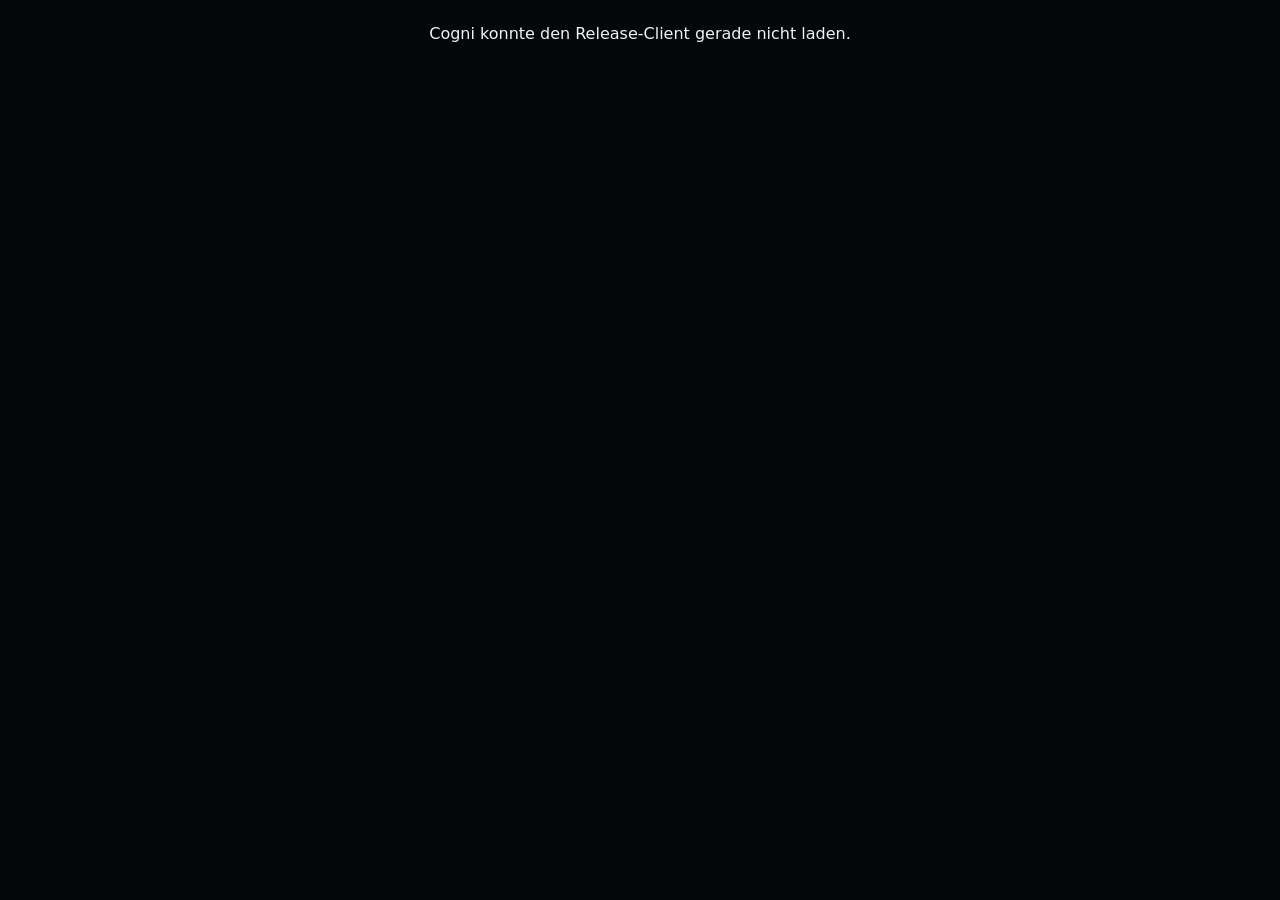
<file: cogni.html>
<!doctype html>
<html lang="de">
<head>
<meta charset="utf-8">
<meta name="viewport" content="width=device-width,initial-scale=1,viewport-fit=cover">
<meta name="theme-color" content="#050607">
<title>Cogni</title>
<style>html,body{margin:0;min-height:100%;background:#050607;color:#eef4f4;font-family:system-ui,-apple-system,BlinkMacSystemFont,"Segoe UI",sans-serif}body{display:grid;place-items:center}.boot{font-size:12px;color:#7f8b91}</style>
</head>
<body>
<div class="boot">Cogni wird geladen …</div>
<script>
(async()=>{
  'use strict';
  const upstream='https://gggizrrvencvoliwnjtw.supabase.co/functions/v1/cogni-cloud-mesh-preview';
  try{
    const response=await fetch(upstream,{cache:'no-store',headers:{Accept:'text/html'}});
    const html=await response.text();
    if(!response.ok||!/^\s*<!doctype html>/i.test(html)) throw new Error('invalid release document');
    document.open();
    document.write(html);
    document.close();
  }catch(error){
    document.body.innerHTML='<main style="padding:24px">Cogni konnte den Release-Client gerade nicht laden.</main>';
  }
})();
</script>
</body>
</html>
</file>
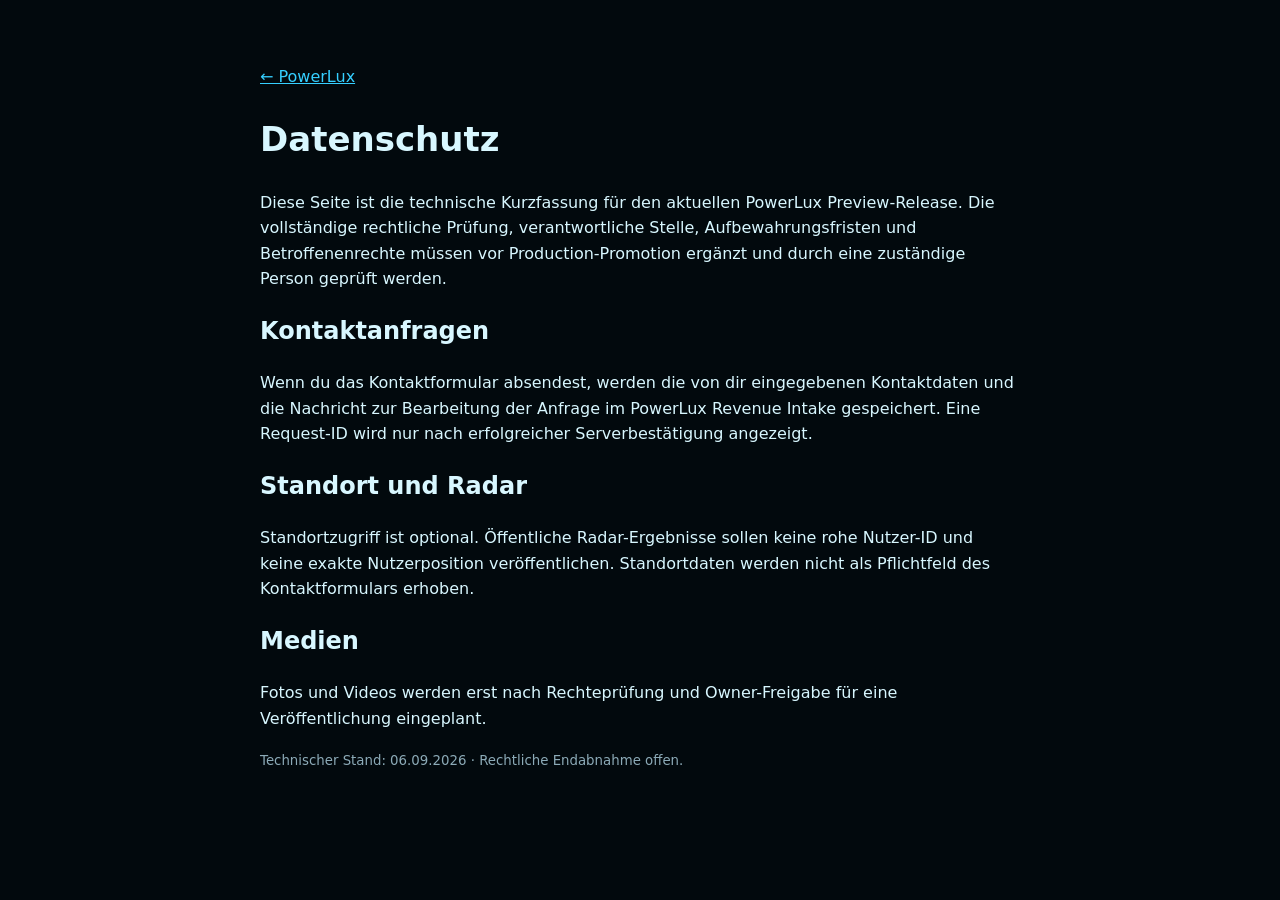
<file: privacy.html>
<!doctype html>
<html lang="de">
<head>
  <meta charset="utf-8">
  <meta name="viewport" content="width=device-width,initial-scale=1">
  <title>PowerLux · Datenschutz</title>
  <meta name="robots" content="index,follow">
  <style>body{margin:0;background:#02090d;color:#d8f7ff;font:16px/1.6 system-ui,sans-serif}main{max-width:760px;margin:0 auto;padding:48px 22px}a{color:#35cfff}small{color:#8caab7}h1{font-size:34px}</style>
</head>
<body><main>
  <p><a href="/">← PowerLux</a></p>
  <h1>Datenschutz</h1>
  <p>Diese Seite ist die technische Kurzfassung für den aktuellen PowerLux Preview-Release. Die vollständige rechtliche Prüfung, verantwortliche Stelle, Aufbewahrungsfristen und Betroffenenrechte müssen vor Production-Promotion ergänzt und durch eine zuständige Person geprüft werden.</p>
  <h2>Kontaktanfragen</h2>
  <p>Wenn du das Kontaktformular absendest, werden die von dir eingegebenen Kontaktdaten und die Nachricht zur Bearbeitung der Anfrage im PowerLux Revenue Intake gespeichert. Eine Request-ID wird nur nach erfolgreicher Serverbestätigung angezeigt.</p>
  <h2>Standort und Radar</h2>
  <p>Standortzugriff ist optional. Öffentliche Radar-Ergebnisse sollen keine rohe Nutzer-ID und keine exakte Nutzerposition veröffentlichen. Standortdaten werden nicht als Pflichtfeld des Kontaktformulars erhoben.</p>
  <h2>Medien</h2>
  <p>Fotos und Videos werden erst nach Rechteprüfung und Owner-Freigabe für eine Veröffentlichung eingeplant.</p>
  <p><small>Technischer Stand: 06.09.2026 · Rechtliche Endabnahme offen.</small></p>
</main></body>
</html>
</file>
